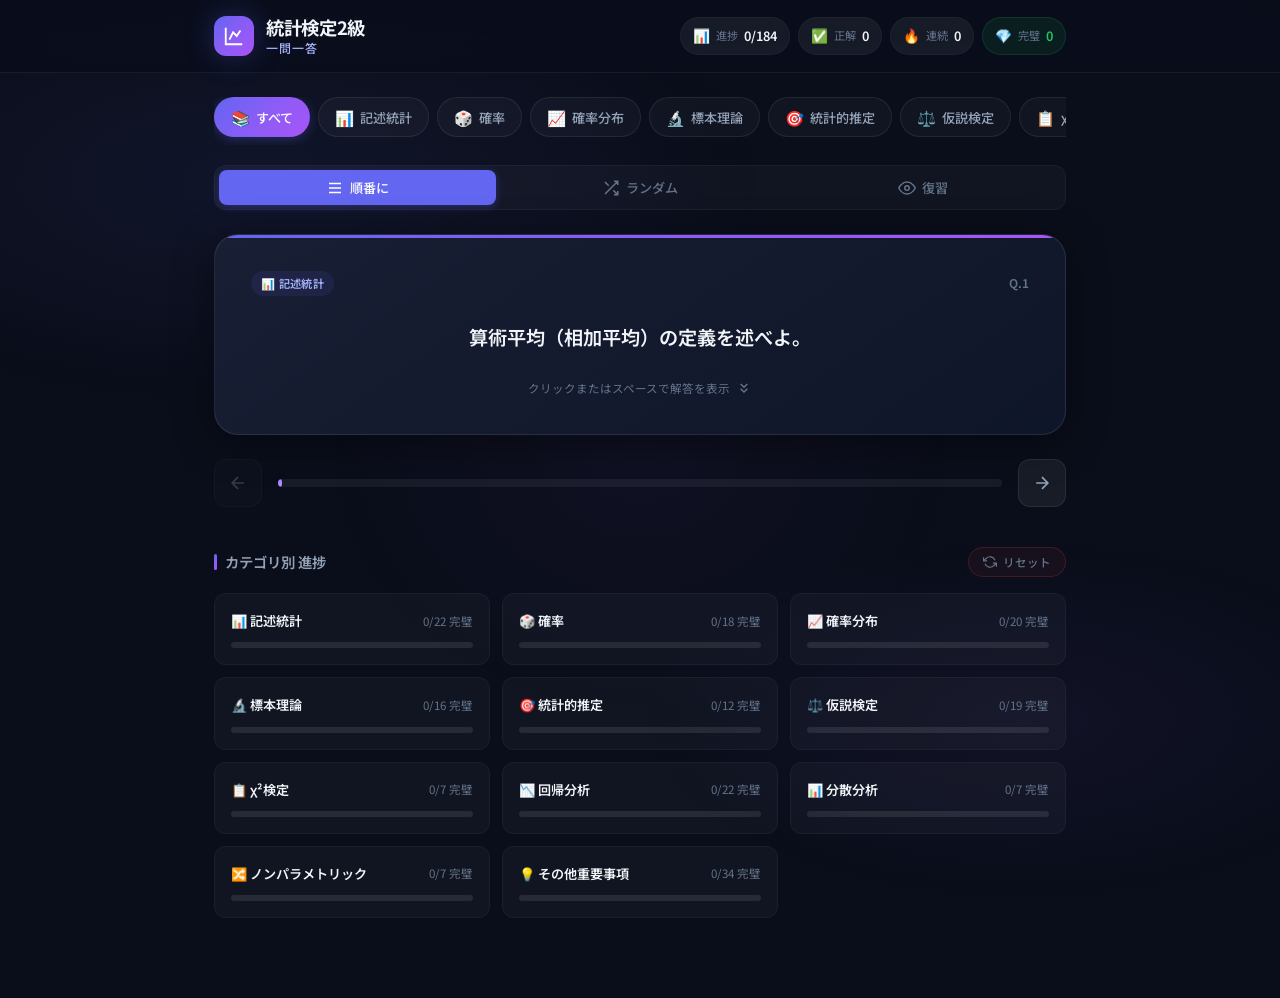
<file: index.html>
<!DOCTYPE html>
<html lang="ja">
<head>
    <meta charset="UTF-8">
    <meta name="viewport" content="width=device-width, initial-scale=1.0">
    <meta name="description" content="統計検定2級の一問一答。確率、統計的推定、仮説検定、回帰分析など全分野をカバー。">
    <title>統計検定2級 一問一答</title>
    <link rel="preconnect" href="https://fonts.googleapis.com">
    <link rel="preconnect" href="https://fonts.gstatic.com" crossorigin>
    <link href="https://fonts.googleapis.com/css2?family=Noto+Sans+JP:wght@300;400;500;600;700&family=Inter:wght@300;400;500;600;700&display=swap" rel="stylesheet">
    <link rel="stylesheet" href="index.css">
</head>
<body>
    <div class="app">
        <!-- Header -->
        <header class="header" id="header">
            <div class="header-inner">
                <div class="logo">
                    <div class="logo-icon">
                        <svg viewBox="0 0 24 24" fill="none" stroke="currentColor" stroke-width="2">
                            <path d="M3 3v18h18"/>
                            <path d="M7 16l4-8 4 4 4-6"/>
                        </svg>
                    </div>
                    <h1>統計検定2級<span class="logo-accent">一問一答</span></h1>
                </div>
                <div class="header-stats">
                    <div class="stat-badge" id="stat-progress">
                        <span class="stat-icon">📊</span>
                        <span class="stat-label">進捗</span>
                        <span class="stat-value" id="progress-value">0/0</span>
                    </div>
                    <div class="stat-badge" id="stat-correct">
                        <span class="stat-icon">✅</span>
                        <span class="stat-label">正解</span>
                        <span class="stat-value" id="correct-value">0</span>
                    </div>
                    <div class="stat-badge" id="stat-streak">
                        <span class="stat-icon">🔥</span>
                        <span class="stat-label">連続</span>
                        <span class="stat-value" id="streak-value">0</span>
                    </div>
                    <div class="stat-badge stat-mastered" id="stat-mastered">
                        <span class="stat-icon">💎</span>
                        <span class="stat-label">完璧</span>
                        <span class="stat-value" id="mastered-value">0</span>
                    </div>
                </div>
            </div>
        </header>

        <!-- Main Content -->
        <main class="main">
            <!-- Category Filter -->
            <section class="categories" id="categories">
                <div class="categories-scroll">
                    <button class="cat-btn active" data-category="all" id="cat-all">
                        <span class="cat-icon">📚</span>すべて
                    </button>
                </div>
            </section>

            <!-- Mode Selector -->
            <section class="mode-selector" id="mode-selector">
                <button class="mode-btn active" data-mode="sequential" id="mode-sequential">
                    <svg viewBox="0 0 24 24" fill="none" stroke="currentColor" stroke-width="2" width="18" height="18">
                        <path d="M4 6h16M4 12h16M4 18h16"/>
                    </svg>
                    順番に
                </button>
                <button class="mode-btn" data-mode="random" id="mode-random">
                    <svg viewBox="0 0 24 24" fill="none" stroke="currentColor" stroke-width="2" width="18" height="18">
                        <path d="M16 3h5v5M4 20L21 3M21 16v5h-5M15 15l6 6M4 4l5 5"/>
                    </svg>
                    ランダム
                </button>
                <button class="mode-btn" data-mode="review" id="mode-review">
                    <svg viewBox="0 0 24 24" fill="none" stroke="currentColor" stroke-width="2" width="18" height="18">
                        <path d="M1 12s4-8 11-8 11 8 11 8-4 8-11 8-11-8-11-8z"/>
                        <circle cx="12" cy="12" r="3"/>
                    </svg>
                    復習
                </button>
            </section>

            <!-- Card Area -->
            <section class="card-area" id="card-area">
                <div class="card-container" id="card-container">
                    <div class="card" id="flashcard">
                        <div class="card-inner" id="card-inner">
                            <!-- Question (always visible) -->
                            <div class="card-question-section" id="card-question-section">
                                <div class="card-header-row">
                                    <div class="card-category-tag" id="card-cat-tag"></div>
                                    <div class="card-number" id="card-number">Q.1</div>
                                </div>
                                <div class="card-question" id="card-question"></div>
                                <div class="card-hint" id="card-hint">
                                    <span>クリックまたはスペースで解答を表示</span>
                                    <svg viewBox="0 0 24 24" fill="none" stroke="currentColor" stroke-width="2" width="16" height="16">
                                        <path d="M7 13l5 5 5-5M7 6l5 5 5-5"/>
                                    </svg>
                                </div>
                            </div>
                            <!-- Answer (revealed on click) -->
                            <div class="card-answer-section hidden" id="card-answer-section">
                                <div class="card-divider"></div>
                                <div class="card-answer-label">Answer</div>
                                <div class="card-answer" id="card-answer"></div>
                                <div class="card-supplement" id="card-supplement"></div>
                            </div>
                        </div>
                    </div>
                </div>
            </section>

            <!-- Self-Assessment Buttons -->
            <section class="assessment hidden" id="assessment">
                <p class="assessment-label">理解度を選択してください</p>
                <div class="assessment-buttons">
                    <button class="assess-btn assess-bad" id="assess-bad" title="もう一度復習">
                        <span class="assess-emoji">😓</span>
                        <span>もう一度</span>
                    </button>
                    <button class="assess-btn assess-ok" id="assess-ok" title="なんとなく理解">
                        <span class="assess-emoji">🤔</span>
                        <span>あいまい</span>
                    </button>
                    <button class="assess-btn assess-good" id="assess-good" title="完璧に理解">
                        <span class="assess-emoji">😊</span>
                        <span>完璧！</span>
                    </button>
                </div>
            </section>

            <!-- Navigation -->
            <section class="navigation" id="navigation">
                <button class="nav-btn nav-prev" id="nav-prev" title="前の問題 (←)">
                    <svg viewBox="0 0 24 24" fill="none" stroke="currentColor" stroke-width="2">
                        <path d="M19 12H5M12 19l-7-7 7-7"/>
                    </svg>
                </button>
                <div class="progress-bar-container" id="progress-bar-container">
                    <div class="progress-bar" id="progress-bar"></div>
                    <span class="progress-text" id="progress-text">1 / 100</span>
                </div>
                <button class="nav-btn nav-next" id="nav-next" title="次の問題 (→)">
                    <svg viewBox="0 0 24 24" fill="none" stroke="currentColor" stroke-width="2">
                        <path d="M5 12h14M12 5l7 7-7 7"/>
                    </svg>
                </button>
            </section>

            <!-- Progress Overview -->
            <section class="progress-overview" id="progress-overview">
                <div class="progress-overview-header">
                    <h2 class="section-title">カテゴリ別 進捗</h2>
                    <button class="reset-btn" id="reset-progress" title="学習進捗をリセット">
                        <svg viewBox="0 0 24 24" fill="none" stroke="currentColor" stroke-width="2" width="14" height="14">
                            <path d="M1 4v6h6M23 20v-6h-6"/>
                            <path d="M20.49 9A9 9 0 0 0 5.64 5.64L1 10m22 4l-4.64 4.36A9 9 0 0 1 3.51 15"/>
                        </svg>
                        リセット
                    </button>
                </div>
                <div class="category-progress-grid" id="category-progress-grid">
                    <!-- Filled by JS -->
                </div>
            </section>
        </main>

        <!-- Completion Modal -->
        <div class="modal-overlay hidden" id="completion-modal">
            <div class="modal">
                <div class="modal-confetti">🎉</div>
                <h2 class="modal-title">おめでとうございます！</h2>
                <p class="modal-text" id="modal-text">全問完了しました！</p>
                <div class="modal-stats" id="modal-stats"></div>
                <button class="modal-btn" id="modal-restart">もう一度チャレンジ</button>
            </div>
        </div>
    </div>

    <script src="app.js"></script>
</body>
</html>
</file>
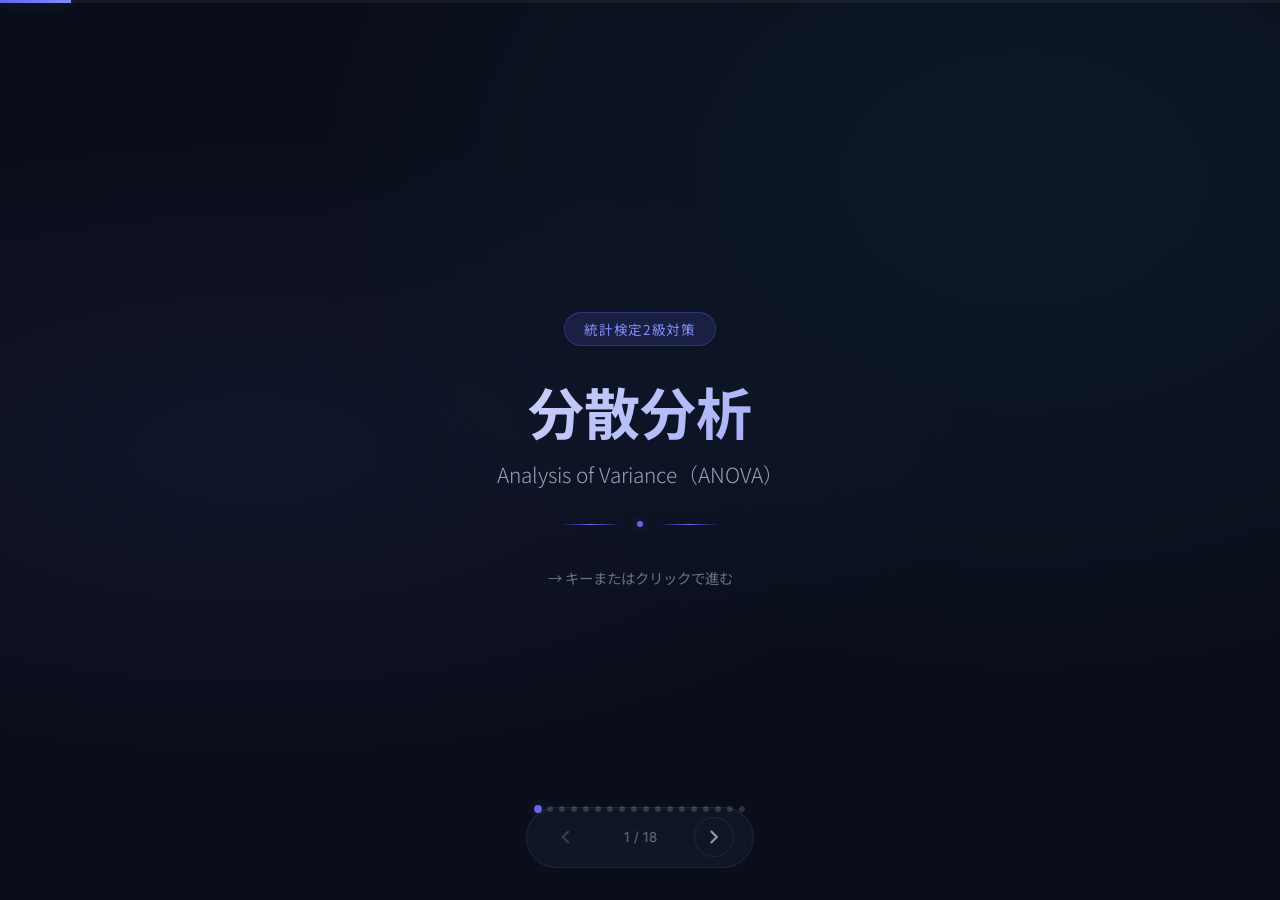
<file: anova-slides/index.html>
<!DOCTYPE html>
<html lang="ja">
<head>
  <meta charset="UTF-8">
  <meta name="viewport" content="width=device-width, initial-scale=1.0">
  <title>分散分析（ANOVA）入門スライド</title>
  <meta name="description" content="統計検定2級対策 - 分散分析（ANOVA）の概要・用語・計算手順をスライド形式で解説">
  <link rel="preconnect" href="https://fonts.googleapis.com">
  <link rel="preconnect" href="https://fonts.gstatic.com" crossorigin>
  <link href="https://fonts.googleapis.com/css2?family=Noto+Sans+JP:wght@300;400;500;600;700&family=Inter:wght@300;400;500;600;700&display=swap" rel="stylesheet">
  <link rel="stylesheet" href="style.css">
</head>
<body>
  <div class="presentation">
    <!-- Progress Bar -->
    <div class="progress-bar">
      <div class="progress-fill" id="progressFill"></div>
    </div>

    <!-- Slide 1: Title -->
    <section class="slide active" data-slide="0">
      <div class="slide-content title-slide">
        <div class="badge">統計検定2級対策</div>
        <h1>分散分析</h1>
        <p class="subtitle">Analysis of Variance（ANOVA）</p>
        <div class="title-decoration">
          <div class="deco-line"></div>
          <div class="deco-dot"></div>
          <div class="deco-line"></div>
        </div>
        <p class="start-hint">→ キーまたはクリックで進む</p>
      </div>
    </section>

    <!-- Slide 2: What is ANOVA -->
    <section class="slide" data-slide="1">
      <div class="slide-content">
        <div class="slide-number">01</div>
        <h2>分散分析とは？</h2>
        <div class="card highlight-card">
          <div class="card-icon">🎯</div>
          <p class="card-text"><strong>3つ以上のグループ</strong>の<strong>母平均に差があるか</strong>を検定する手法</p>
        </div>
        <div class="example-box">
          <div class="example-label">例</div>
          <p>「学習法 A・B・C でテストの点数に差があるか？」</p>
        </div>
        <div class="key-point">
          <p>💡 平均の比較なのに「分散」分析？</p>
          <p class="key-answer">→ データ全体の<em>ばらつき（分散）</em>を要因ごとに<em>分解</em>して平均の差を検定するため</p>
        </div>
      </div>
    </section>

    <!-- Slide 3: Why not t-test -->
    <section class="slide" data-slide="2">
      <div class="slide-content">
        <div class="slide-number">02</div>
        <h2>なぜ t検定の繰り返しではダメ？</h2>
        <p class="lead">ペアごとに t検定を繰り返すと<strong>第1種の過誤</strong>（偽陽性）が膨らむ</p>
        <div class="table-wrapper">
          <table>
            <thead>
              <tr>
                <th>グループ数</th>
                <th>ペア数</th>
                <th>誤る確率 (α=0.05)</th>
              </tr>
            </thead>
            <tbody>
              <tr>
                <td>3</td>
                <td>3</td>
                <td><span class="tag tag-yellow">約 14%</span></td>
              </tr>
              <tr>
                <td>5</td>
                <td>10</td>
                <td><span class="tag tag-red">約 40%</span></td>
              </tr>
              <tr>
                <td>10</td>
                <td>45</td>
                <td><span class="tag tag-red">約 90%</span></td>
              </tr>
            </tbody>
          </table>
        </div>
        <div class="card accent-card">
          <p>✅ 分散分析なら <strong>1回の検定</strong> で全体の差を判定 → 過誤を制御できる</p>
        </div>
      </div>
    </section>

    <!-- Slide 4: Core Idea -->
    <section class="slide" data-slide="3">
      <div class="slide-content">
        <div class="slide-number">03</div>
        <h2>基本的な考え方：分散の分解</h2>
        <div class="decomposition">
          <div class="decomp-box total">
            <div class="decomp-label">全体の変動</div>
            <div class="decomp-abbr">SST</div>
          </div>
          <div class="decomp-equals">=</div>
          <div class="decomp-box between">
            <div class="decomp-label">群間変動</div>
            <div class="decomp-abbr">SSB</div>
          </div>
          <div class="decomp-plus">+</div>
          <div class="decomp-box within">
            <div class="decomp-label">群内変動</div>
            <div class="decomp-abbr">SSW</div>
          </div>
        </div>
        <div class="two-col">
          <div class="col-card between-card">
            <h3>群間変動（SSB）</h3>
            <p class="col-en">Sum of Squares Between</p>
            <p>各群の平均と全体平均の差</p>
            <div class="col-meaning">→ <strong>要因の効果</strong></div>
          </div>
          <div class="col-card within-card">
            <h3>群内変動（SSW）</h3>
            <p class="col-en">Sum of Squares Within</p>
            <p>各群内でのばらつき</p>
            <div class="col-meaning">→ <strong>誤差（偶然）</strong></div>
          </div>
        </div>
        <div class="card accent-card" style="margin-top:1.5rem">
          <p>群間変動が群内変動に比べて <strong>十分に大きい</strong> → 「有意な差がある」</p>
        </div>
      </div>
    </section>

    <!-- Slide 5: Statistical Model (Theory) -->
    <section class="slide" data-slide="4">
      <div class="slide-content">
        <div class="slide-number">04</div>
        <h2>理論① 統計モデル</h2>
        <div class="formula-box">
          <div class="formula">x<sub>ij</sub> = μ + α<sub>i</sub> + ε<sub>ij</sub></div>
        </div>
        <div class="var-list">
          <div class="var-item">
            <span class="var-name">x<sub>ij</sub></span>
            <span class="var-desc">第 i 群の j 番目のデータ</span>
          </div>
          <div class="var-item">
            <span class="var-name">μ</span>
            <span class="var-desc">全体の平均（共通部分）</span>
          </div>
          <div class="var-item">
            <span class="var-name">α<sub>i</sub></span>
            <span class="var-desc">第 i 群の効果（その群特有のずれ）</span>
          </div>
          <div class="var-item">
            <span class="var-name">ε<sub>ij</sub></span>
            <span class="var-desc">誤差項 〜 N(0, σ²)　独立・等分散</span>
          </div>
        </div>
        <div class="card accent-card" style="margin-top:1rem">
          <p>帰無仮説 H₀ : α₁ = α₂ = … = α<sub>k</sub> = 0<br>（すべての群の効果がゼロ ＝ 群間に差がない）</p>
        </div>
        <div class="note-box" style="margin-top:1rem">
          <p>📝 このモデルは「データ ＝ 全体平均 ＋ 群の効果 ＋ 偶然の誤差」という構造を仮定している</p>
        </div>
      </div>
    </section>

    <!-- Slide 6: What MSB and MSW estimate (Theory) -->
    <section class="slide" data-slide="5">
      <div class="slide-content">
        <div class="slide-number">05</div>
        <h2>理論② MSB と MSW は何を推定するか</h2>
        <p class="lead">これが分散分析の<strong>理論の核心</strong>です</p>
        <div class="two-col">
          <div class="col-card within-card">
            <h3>MSW（群内平均平方）</h3>
            <p class="col-en">常に成り立つ</p>
            <div class="theory-formula">E[MSW] = σ²</div>
            <p>群の平均が何であっても、群内のばらつきは<strong>誤差 ε だけ</strong>で決まる</p>
          </div>
          <div class="col-card between-card">
            <h3>MSB（群間平均平方）</h3>
            <p class="col-en">H₀ が正しいかどうかで変わる</p>
            <div class="theory-formula">E[MSB] = σ² + <span class="theory-extra">群間差</span></div>
            <p>H₀ のもとでは σ² のみ<br>H₁ のもとでは σ² ＋ α の効果</p>
          </div>
        </div>
        <div class="card highlight-card" style="margin-top:1.5rem">
          <div class="card-icon">💡</div>
          <p class="card-text">同じ σ² を<strong>2つの異なる方法</strong>で推定し、その比をとる——これが分散分析のエッセンス</p>
        </div>
      </div>
    </section>

    <!-- Slide 7: Why F works (Theory) -->
    <section class="slide" data-slide="6">
      <div class="slide-content">
        <div class="slide-number">06</div>
        <h2>理論③ なぜ F値で判定できるのか</h2>
        <div class="theory-comparison">
          <div class="theory-case case-h0">
            <div class="case-header">H₀ が正しいとき</div>
            <div class="case-body">
              <div class="case-row"><span class="case-label">MSB の期待値</span><span class="case-value">σ²</span></div>
              <div class="case-row"><span class="case-label">MSW の期待値</span><span class="case-value">σ²</span></div>
              <div class="case-divider"></div>
              <div class="case-row"><span class="case-label">F = MSB / MSW</span><span class="case-value f-approx">≈ 1</span></div>
            </div>
            <div class="case-conclusion">分子と分母が同じものを推定<br>→ 比は 1 付近に</div>
          </div>
          <div class="theory-case case-h1">
            <div class="case-header">H₁ が正しいとき</div>
            <div class="case-body">
              <div class="case-row"><span class="case-label">MSB の期待値</span><span class="case-value">σ² + 群間差</span></div>
              <div class="case-row"><span class="case-label">MSW の期待値</span><span class="case-value">σ²</span></div>
              <div class="case-divider"></div>
              <div class="case-row"><span class="case-label">F = MSB / MSW</span><span class="case-value f-large">≫ 1</span></div>
            </div>
            <div class="case-conclusion">分子だけが膨らむ<br>→ 比が 1 より大きくなる</div>
          </div>
        </div>
        <div class="card accent-card" style="margin-top:1.5rem">
          <p>F が「1 からどれだけ離れたか」を F分布で評価 → 棄却域や p値を計算できる</p>
        </div>
      </div>
    </section>

    <!-- Slide 8: Why F-distribution (Theory) -->
    <section class="slide" data-slide="7">
      <div class="slide-content">
        <div class="slide-number">07</div>
        <h2>理論④ なぜ F分布に従うのか</h2>
        <p class="lead">正規分布の仮定のもとで、以下が成り立ちます</p>
        <div class="theory-steps">
          <div class="theory-step-item">
            <div class="theory-step-num">①</div>
            <div class="theory-step-body">
              <p>SSW / σ² 〜 χ²(N − k)</p>
              <p class="theory-step-note">各群の偏差二乗和の合計</p>
            </div>
          </div>
          <div class="theory-step-item">
            <div class="theory-step-num">②</div>
            <div class="theory-step-body">
              <p>H₀ のもとで SSB / σ² 〜 χ²(k − 1)</p>
              <p class="theory-step-note">群平均のばらつきが偶然だけで生じる場合</p>
            </div>
          </div>
          <div class="theory-step-item">
            <div class="theory-step-num">③</div>
            <div class="theory-step-body">
              <p>SSB と SSW は<strong>独立</strong></p>
              <p class="theory-step-note">射影の直交性から証明できる</p>
            </div>
          </div>
        </div>
        <div class="formula-box" style="margin-top:1.5rem">
          <div class="formula" style="font-size:1.1rem">
            F = <span class="frac"><span class="frac-num">χ²(k−1) / (k−1)</span><span class="frac-den">χ²(N−k) / (N−k)</span></span>
            〜 F(k−1, N−k)
          </div>
        </div>
        <div class="note-box" style="margin-top:1rem">
          <p>📝 F分布の定義 =「独立な2つの χ² 変数を各自由度で割った比」にぴったり一致する</p>
        </div>
      </div>
    </section>

    <!-- Slide 9: Terminology -->
    <section class="slide" data-slide="8">
      <div class="slide-content">
        <div class="slide-number">08</div>
        <h2>用語一覧</h2>
        <div class="table-wrapper">
          <table class="term-table">
            <thead>
              <tr>
                <th>略称</th>
                <th>英語</th>
                <th>日本語</th>
              </tr>
            </thead>
            <tbody>
              <tr>
                <td><span class="code">SST</span></td>
                <td>Sum of Squares Total</td>
                <td>全体平方和</td>
              </tr>
              <tr>
                <td><span class="code">SSB</span></td>
                <td>Sum of Squares Between</td>
                <td>群間平方和</td>
              </tr>
              <tr>
                <td><span class="code">SSW</span></td>
                <td>Sum of Squares Within</td>
                <td>群内平方和</td>
              </tr>
              <tr>
                <td><span class="code">MSB</span></td>
                <td>Mean Square Between</td>
                <td>群間平均平方</td>
              </tr>
              <tr>
                <td><span class="code">MSW</span></td>
                <td>Mean Square Within</td>
                <td>群内平均平方</td>
              </tr>
              <tr>
                <td><span class="code">df</span></td>
                <td>Degrees of Freedom</td>
                <td>自由度</td>
              </tr>
            </tbody>
          </table>
        </div>
        <div class="note-box">
          <p>📝 教科書により SSB → SS<sub>A</sub>、SSW → SS<sub>E</sub> (Error) と書くこともある</p>
        </div>
      </div>
    </section>

    <!-- Slide 6: F statistic -->
    <section class="slide" data-slide="9">
      <div class="slide-content">
        <div class="slide-number">09</div>
        <h2>F 検定統計量</h2>
        <div class="formula-box">
          <div class="formula">
            F = <span class="frac"><span class="frac-num">MSB</span><span class="frac-den">MSW</span></span>
            = <span class="frac"><span class="frac-num">SSB / (k − 1)</span><span class="frac-den">SSW / (N − k)</span></span>
          </div>
        </div>
        <div class="var-list">
          <div class="var-item">
            <span class="var-name">k</span>
            <span class="var-desc">群の数</span>
          </div>
          <div class="var-item">
            <span class="var-name">N</span>
            <span class="var-desc">全データ数</span>
          </div>
          <div class="var-item">
            <span class="var-name">k − 1</span>
            <span class="var-desc">群間の自由度</span>
          </div>
          <div class="var-item">
            <span class="var-name">N − k</span>
            <span class="var-desc">群内の自由度</span>
          </div>
        </div>
        <div class="card accent-card">
          <p>F値が大きい → 群間の差が大きい → 帰無仮説を棄却</p>
          <p style="margin-top:0.5rem; opacity:0.8;">F値は <strong>F分布</strong>（自由度 k−1, N−k）に従う</p>
        </div>
      </div>
    </section>

    <!-- Slide 7: Example Data -->
    <section class="slide" data-slide="10">
      <div class="slide-content">
        <div class="slide-number">10</div>
        <h2>計算例：データの確認</h2>
        <div class="example-box">
          <div class="example-label">問題</div>
          <p>3種類の学習法（A, B, C）でテストの点数に差があるか？（有意水準5%）</p>
        </div>
        <div class="data-grid">
          <div class="data-group group-a">
            <h3>学習法A <span class="n-label">n=3</span></h3>
            <div class="data-values">
              <span>60</span><span>70</span><span>80</span>
            </div>
            <div class="data-mean">平均 = <strong>70</strong></div>
          </div>
          <div class="data-group group-b">
            <h3>学習法B <span class="n-label">n=5</span></h3>
            <div class="data-values">
              <span>70</span><span>80</span><span>60</span><span>75</span><span>65</span>
            </div>
            <div class="data-mean">平均 = <strong>70</strong></div>
          </div>
          <div class="data-group group-c">
            <h3>学習法C <span class="n-label">n=4</span></h3>
            <div class="data-values">
              <span>80</span><span>90</span><span>85</span><span>95</span>
            </div>
            <div class="data-mean">平均 = <strong>87.5</strong></div>
          </div>
        </div>
        <div class="overall-mean">
          全体平均: x̄ = 910 / 12 ≈ <strong>75.83</strong>
        </div>
        <div class="note-box">
          <p>⚠️ 各群のデータ数が異なる（3, 5, 4）→ SSBの重みづけに注意</p>
        </div>
      </div>
    </section>

    <!-- Slide 8: SSB Calculation -->
    <section class="slide" data-slide="11">
      <div class="slide-content">
        <div class="slide-number">11</div>
        <h2>計算① 群間変動（SSB）</h2>
        <div class="formula-box small">
          <div class="formula">SSB = Σ n<sub>i</sub> (x̄<sub>i</sub> − x̄)<sup>2</sup></div>
        </div>
        <div class="calc-steps">
          <div class="calc-row">
            <span class="calc-label group-a-text">A:</span>
            <span class="calc-expr"><span class="weight">3</span> × (70 − 75.83)² = <span class="weight">3</span> × 34.03 = <strong>102.08</strong></span>
          </div>
          <div class="calc-row">
            <span class="calc-label group-b-text">B:</span>
            <span class="calc-expr"><span class="weight">5</span> × (70 − 75.83)² = <span class="weight">5</span> × 34.03 = <strong>170.14</strong></span>
          </div>
          <div class="calc-row">
            <span class="calc-label group-c-text">C:</span>
            <span class="calc-expr"><span class="weight">4</span> × (87.5 − 75.83)² = <span class="weight">4</span> × 136.11 = <strong>544.44</strong></span>
          </div>
          <div class="calc-total">
            SSB = 102.08 + 170.14 + 544.44 = <strong>816.67</strong>
          </div>
        </div>
        <div class="card highlight-card" style="margin-top:1rem">
          <div class="card-icon">💡</div>
          <p class="card-text">A と B は同じ平均（70）でも、データ数の重み（3 vs 5）で SSB への寄与が異なる</p>
        </div>
      </div>
    </section>

    <!-- Slide 9: SSW Calculation -->
    <section class="slide" data-slide="12">
      <div class="slide-content">
        <div class="slide-number">12</div>
        <h2>計算② 群内変動（SSW）</h2>
        <div class="formula-box small">
          <div class="formula">SSW = Σ Σ (x<sub>ij</sub> − x̄<sub>i</sub>)<sup>2</sup></div>
        </div>
        <div class="calc-steps">
          <div class="calc-row">
            <span class="calc-label group-a-text">A</span>
            <span class="calc-expr-small">(60−70)² + (70−70)² + (80−70)²</span>
            <span class="calc-result">= <strong>200</strong></span>
          </div>
          <div class="calc-row">
            <span class="calc-label group-b-text">B</span>
            <span class="calc-expr-small">(70−70)² + (80−70)² + (60−70)² + (75−70)² + (65−70)²</span>
            <span class="calc-result">= <strong>250</strong></span>
          </div>
          <div class="calc-row">
            <span class="calc-label group-c-text">C</span>
            <span class="calc-expr-small">(80−87.5)² + (90−87.5)² + (85−87.5)² + (95−87.5)²</span>
            <span class="calc-result">= <strong>125</strong></span>
          </div>
          <div class="calc-total">
            SSW = 200 + 250 + 125 = <strong>575</strong>
          </div>
        </div>
        <div class="note-box" style="margin-top: 1rem;">
          <p>各データと <em>その群の平均</em> との差の二乗和（全体平均ではない点に注意）</p>
        </div>
      </div>
    </section>

    <!-- Slide 10: ANOVA Table -->
    <section class="slide" data-slide="13">
      <div class="slide-content">
        <div class="slide-number">13</div>
        <h2>分散分析表</h2>
        <div class="table-wrapper anova-table-wrapper">
          <table class="anova-table">
            <thead>
              <tr>
                <th>要因</th>
                <th>SS</th>
                <th>df</th>
                <th>MS = SS/df</th>
                <th>F値</th>
              </tr>
            </thead>
            <tbody>
              <tr class="row-between">
                <td>群間</td>
                <td>816.67</td>
                <td>k−1 = <strong>2</strong></td>
                <td><strong>408.33</strong></td>
                <td class="f-value"><strong>6.39</strong></td>
              </tr>
              <tr class="row-within">
                <td>群内（誤差）</td>
                <td>575.00</td>
                <td>N−k = <strong>9</strong></td>
                <td><strong>63.89</strong></td>
                <td>—</td>
              </tr>
              <tr class="row-total">
                <td>全体</td>
                <td>1391.67</td>
                <td>N−1 = <strong>11</strong></td>
                <td>—</td>
                <td>—</td>
              </tr>
            </tbody>
          </table>
        </div>
        <div class="verify-box">
          <p>✓ SST = SSB + SSW = 816.67 + 575 = 1391.67</p>
          <p>✓ df: 2 + 9 = 11</p>
        </div>
      </div>
    </section>

    <!-- Slide 11: Conclusion -->
    <section class="slide" data-slide="14">
      <div class="slide-content">
        <div class="slide-number">14</div>
        <h2>判定と結論</h2>
        <div class="comparison-box">
          <div class="comp-item comp-f">
            <div class="comp-label">計算したF値</div>
            <div class="comp-value">6.39</div>
          </div>
          <div class="comp-vs">＞</div>
          <div class="comp-item comp-critical">
            <div class="comp-label">棄却域 F<sub>0.05</sub>(2, 9)</div>
            <div class="comp-value">4.26</div>
          </div>
        </div>
        <div class="conclusion-box">
          <p class="conclusion-text">帰無仮説 H₀ を <strong>棄却</strong></p>
          <p class="conclusion-detail">有意水準5%で、学習法によってテスト点数に<strong>有意な差がある</strong></p>
        </div>
        <div class="card highlight-card" style="margin-top:1.5rem">
          <div class="card-icon">⚠️</div>
          <p class="card-text">分散分析で有意差が出ても「<em>どの群間</em>に差があるか」は分からない<br>→ <strong>多重比較法</strong>（Tukey法など）で事後検定が必要</p>
        </div>
      </div>
    </section>

    <!-- Slide 12: Flow Summary -->
    <section class="slide" data-slide="15">
      <div class="slide-content">
        <div class="slide-number">15</div>
        <h2>検定の流れ（まとめ）</h2>
        <div class="flow-chart">
          <div class="flow-step">
            <div class="flow-num">1</div>
            <div class="flow-text">
              <strong>仮説を立てる</strong>
              <p>H₀: μ₁ = μ₂ = … = μ<sub>k</sub></p>
            </div>
          </div>
          <div class="flow-arrow">↓</div>
          <div class="flow-step">
            <div class="flow-num">2</div>
            <div class="flow-text">
              <strong>各群の平均と全体平均を計算</strong>
            </div>
          </div>
          <div class="flow-arrow">↓</div>
          <div class="flow-step">
            <div class="flow-num">3</div>
            <div class="flow-text">
              <strong>SSB・SSW を求める</strong>
              <p>SST = SSB + SSW で検算</p>
            </div>
          </div>
          <div class="flow-arrow">↓</div>
          <div class="flow-step">
            <div class="flow-num">4</div>
            <div class="flow-text">
              <strong>分散分析表を作成し F値を計算</strong>
              <p>F = MSB / MSW</p>
            </div>
          </div>
          <div class="flow-arrow">↓</div>
          <div class="flow-step">
            <div class="flow-num">5</div>
            <div class="flow-text">
              <strong>F分布表と比較し判定</strong>
              <p>F &gt; F<sub>α</sub> なら棄却</p>
            </div>
          </div>
        </div>
      </div>
    </section>

    <!-- Slide 13: Assumptions -->
    <section class="slide" data-slide="16">
      <div class="slide-content">
        <div class="slide-number">16</div>
        <h2>分散分析の前提条件</h2>
        <div class="assumptions">
          <div class="assumption-card">
            <div class="assumption-num">1</div>
            <div class="assumption-body">
              <h3>独立性</h3>
              <p>各観測値が互いに独立であること</p>
            </div>
          </div>
          <div class="assumption-card">
            <div class="assumption-num">2</div>
            <div class="assumption-body">
              <h3>正規性</h3>
              <p>各群のデータが正規分布に従うこと</p>
            </div>
          </div>
          <div class="assumption-card">
            <div class="assumption-num">3</div>
            <div class="assumption-body">
              <h3>等分散性</h3>
              <p>各群の母分散が等しいこと<br><span class="assumption-note">（Levene検定等で確認）</span></p>
            </div>
          </div>
        </div>
      </div>
    </section>

    <!-- Slide 14: End -->
    <section class="slide" data-slide="17">
      <div class="slide-content title-slide">
        <div class="badge">まとめ</div>
        <h1>分散分析（ANOVA）</h1>
        <div class="end-summary">
          <p>✅ 3群以上の平均の差を1回の検定で判定</p>
          <p>✅ SST = SSB + SSW に分解</p>
          <p>✅ MSB と MSW が同じ σ² を推定するかで判定</p>
          <p>✅ F = MSB / MSW → F分布で検定</p>
          <p>✅ 有意ならば多重比較へ</p>
        </div>
        <div class="title-decoration">
          <div class="deco-line"></div>
          <div class="deco-dot"></div>
          <div class="deco-line"></div>
        </div>
      </div>
    </section>

    <!-- Navigation -->
    <nav class="nav-controls">
      <button class="nav-btn" id="prevBtn" aria-label="前のスライド">
        <svg width="24" height="24" viewBox="0 0 24 24" fill="none" stroke="currentColor" stroke-width="2"><polyline points="15 18 9 12 15 6"/></svg>
      </button>
      <div class="slide-counter">
        <span id="currentSlide">1</span> / <span id="totalSlides">18</span>
      </div>
      <button class="nav-btn" id="nextBtn" aria-label="次のスライド">
        <svg width="24" height="24" viewBox="0 0 24 24" fill="none" stroke="currentColor" stroke-width="2"><polyline points="9 18 15 12 9 6"/></svg>
      </button>
    </nav>

    <!-- Slide Dots -->
    <div class="slide-dots" id="slideDots"></div>
  </div>

  <script src="script.js"></script>
</body>
</html>
</file>
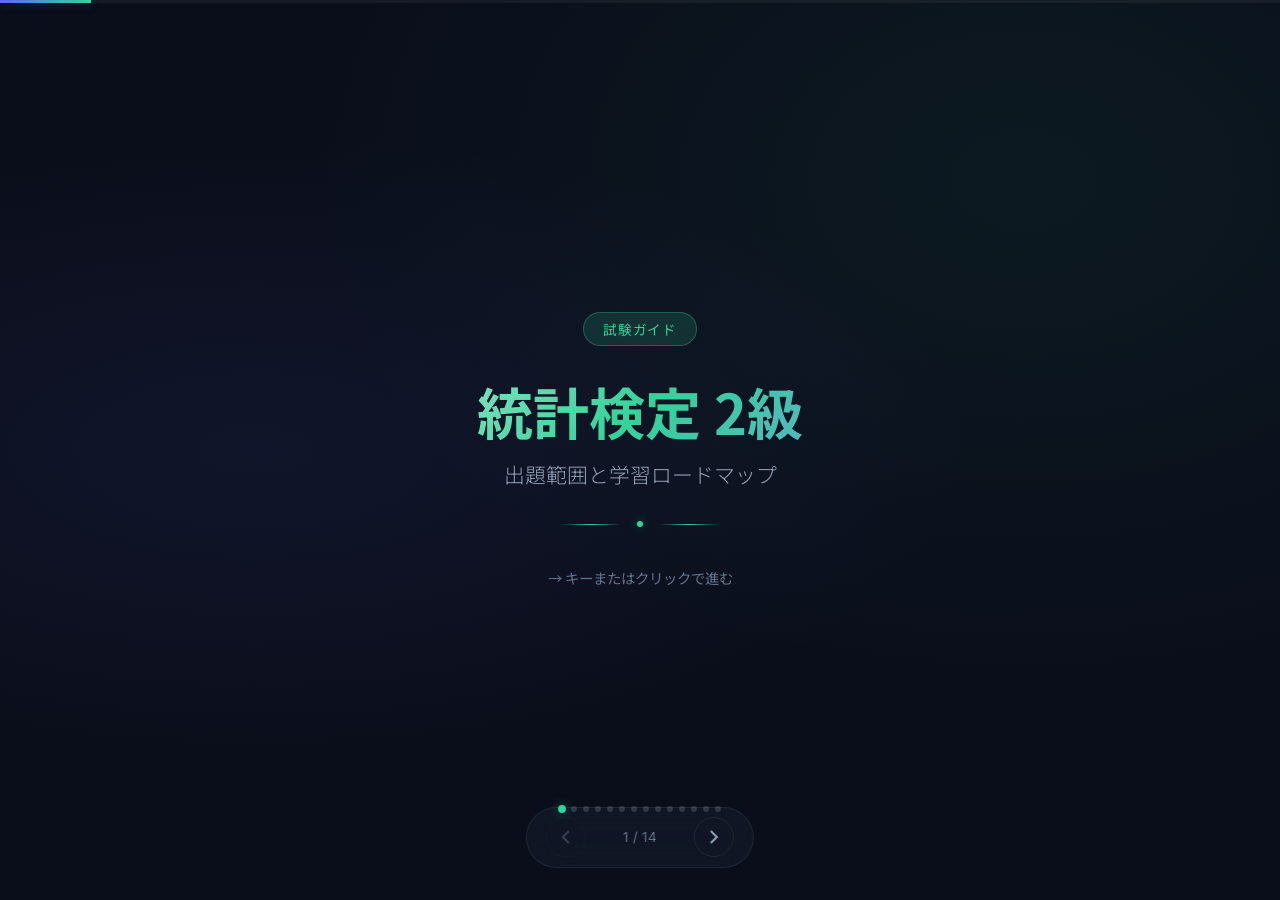
<file: exam-scope/index.html>
<!DOCTYPE html>
<html lang="ja">
<head>
  <meta charset="UTF-8">
  <meta name="viewport" content="width=device-width, initial-scale=1.0">
  <title>統計検定2級 出題範囲</title>
  <meta name="description" content="統計検定2級の出題範囲を一覧スライド形式で解説。試験概要から各分野の詳細まで。">
  <link rel="preconnect" href="https://fonts.googleapis.com">
  <link rel="preconnect" href="https://fonts.gstatic.com" crossorigin>
  <link href="https://fonts.googleapis.com/css2?family=Noto+Sans+JP:wght@300;400;500;600;700&family=Inter:wght@300;400;500;600;700&display=swap" rel="stylesheet">
  <link rel="stylesheet" href="style.css">
</head>
<body>
  <div class="presentation">
    <!-- Progress Bar -->
    <div class="progress-bar">
      <div class="progress-fill" id="progressFill"></div>
    </div>

    <!-- Slide 1: Title -->
    <section class="slide active" data-slide="0">
      <div class="slide-content title-slide">
        <div class="badge">試験ガイド</div>
        <h1>統計検定 2級</h1>
        <p class="subtitle">出題範囲と学習ロードマップ</p>
        <div class="title-decoration">
          <div class="deco-line"></div>
          <div class="deco-dot"></div>
          <div class="deco-line"></div>
        </div>
        <p class="start-hint">→ キーまたはクリックで進む</p>
      </div>
    </section>

    <!-- Slide 2: Exam Overview -->
    <section class="slide" data-slide="1">
      <div class="slide-content">
        <div class="slide-number">01</div>
        <h2>試験概要</h2>
        <div class="card highlight-card">
          <div class="card-icon">🎓</div>
          <p class="card-text">大学基礎課程（1・2年次学部共通）で習得すべき<strong>統計学の知識と活用力</strong>を評価する試験</p>
        </div>
        <div class="info-grid">
          <div class="info-item">
            <div class="info-icon">📝</div>
            <div class="info-label">形式</div>
            <div class="info-value">CBT方式（随時受験可）</div>
          </div>
          <div class="info-item">
            <div class="info-icon">⏱️</div>
            <div class="info-label">試験時間</div>
            <div class="info-value">90分</div>
          </div>
          <div class="info-item">
            <div class="info-icon">📊</div>
            <div class="info-label">問題数</div>
            <div class="info-value">約35問</div>
          </div>
          <div class="info-item">
            <div class="info-icon">✅</div>
            <div class="info-label">合格基準</div>
            <div class="info-value">正答率 約60%以上</div>
          </div>
        </div>
        <div class="note-box">
          <p>📌 電卓持込可（関数電卓不可）。統計数値表は問題冊子に付属</p>
        </div>
      </div>
    </section>

    <!-- Slide 3: Scope Map -->
    <section class="slide" data-slide="2">
      <div class="slide-content">
        <div class="slide-number">02</div>
        <h2>出題範囲マップ</h2>
        <p class="lead">大きく分けて <strong>9つの分野</strong> から出題されます</p>
        <div class="scope-grid">
          <div class="scope-card scope-1">
            <div class="scope-num">1</div>
            <div class="scope-name">データの記述・要約</div>
          </div>
          <div class="scope-card scope-2">
            <div class="scope-num">2</div>
            <div class="scope-name">確率の基礎</div>
          </div>
          <div class="scope-card scope-3">
            <div class="scope-num">3</div>
            <div class="scope-name">確率分布</div>
          </div>
          <div class="scope-card scope-4">
            <div class="scope-num">4</div>
            <div class="scope-name">標本分布</div>
          </div>
          <div class="scope-card scope-5">
            <div class="scope-num">5</div>
            <div class="scope-name">推定</div>
          </div>
          <div class="scope-card scope-6">
            <div class="scope-num">6</div>
            <div class="scope-name">仮説検定</div>
          </div>
          <div class="scope-card scope-7">
            <div class="scope-num">7</div>
            <div class="scope-name">回帰分析</div>
          </div>
          <div class="scope-card scope-8">
            <div class="scope-num">8</div>
            <div class="scope-name">分散分析</div>
          </div>
          <div class="scope-card scope-9">
            <div class="scope-num">9</div>
            <div class="scope-name">その他のトピック</div>
          </div>
        </div>
      </div>
    </section>

    <!-- Slide 4: Data Description -->
    <section class="slide" data-slide="3">
      <div class="slide-content">
        <div class="slide-number">03</div>
        <h2><span class="topic-badge topic-1">1</span> データの記述・要約</h2>
        <div class="topic-columns">
          <div class="topic-col">
            <h3>📊 データの整理</h3>
            <ul class="topic-list">
              <li>度数分布表・ヒストグラム</li>
              <li>累積度数・相対度数</li>
              <li>幹葉図</li>
            </ul>
          </div>
          <div class="topic-col">
            <h3>📏 代表値と散布度</h3>
            <ul class="topic-list">
              <li>平均値・中央値・最頻値</li>
              <li>分散・標準偏差</li>
              <li>変動係数</li>
              <li>四分位数・箱ひげ図</li>
              <li>四分位範囲</li>
            </ul>
          </div>
          <div class="topic-col">
            <h3>🔗 2変数の関係</h3>
            <ul class="topic-list">
              <li>散布図</li>
              <li>共分散・相関係数</li>
              <li>偏相関係数</li>
              <li>順位相関係数</li>
            </ul>
          </div>
        </div>
        <div class="weight-bar">
          <div class="weight-label">出題頻度</div>
          <div class="weight-track"><div class="weight-fill" style="width: 70%"></div></div>
          <div class="weight-text">高め</div>
        </div>
      </div>
    </section>

    <!-- Slide 5: Probability -->
    <section class="slide" data-slide="4">
      <div class="slide-content">
        <div class="slide-number">04</div>
        <h2><span class="topic-badge topic-2">2</span> 確率の基礎</h2>
        <div class="topic-columns">
          <div class="topic-col">
            <h3>🎲 事象と確率</h3>
            <ul class="topic-list">
              <li>標本空間と事象</li>
              <li>加法定理</li>
              <li>余事象</li>
              <li>排反事象</li>
            </ul>
          </div>
          <div class="topic-col">
            <h3>🔀 条件付き確率</h3>
            <ul class="topic-list">
              <li>条件付き確率の定義</li>
              <li>乗法定理</li>
              <li><strong>ベイズの定理</strong></li>
              <li>独立性</li>
            </ul>
          </div>
          <div class="topic-col">
            <h3>🔢 計数の基礎</h3>
            <ul class="topic-list">
              <li>順列・組合せ</li>
              <li>重複組合せ</li>
            </ul>
          </div>
        </div>
        <div class="card accent-card" style="margin-top:1.5rem">
          <p>💡 ベイズの定理は近年の出題頻度が高い重要トピック</p>
        </div>
      </div>
    </section>

    <!-- Slide 6: Probability Distributions -->
    <section class="slide" data-slide="5">
      <div class="slide-content">
        <div class="slide-number">05</div>
        <h2><span class="topic-badge topic-3">3</span> 確率分布</h2>
        <div class="two-col">
          <div class="col-card dist-discrete">
            <h3>離散型分布</h3>
            <ul class="topic-list">
              <li><strong>二項分布</strong> B(n, p)</li>
              <li><strong>ポアソン分布</strong> Po(λ)</li>
              <li>超幾何分布</li>
              <li>幾何分布</li>
            </ul>
          </div>
          <div class="col-card dist-continuous">
            <h3>連続型分布</h3>
            <ul class="topic-list">
              <li><strong>正規分布</strong> N(μ, σ²)</li>
              <li>一様分布</li>
              <li>指数分布</li>
              <li>標準正規分布の利用</li>
            </ul>
          </div>
        </div>
        <div class="subtopic-section">
          <h3>共通の重要概念</h3>
          <div class="tag-list">
            <span class="topic-tag">期待値 E[X]</span>
            <span class="topic-tag">分散 V[X]</span>
            <span class="topic-tag">確率変数の変換</span>
            <span class="topic-tag">線形結合</span>
            <span class="topic-tag">確率密度関数</span>
            <span class="topic-tag">累積分布関数</span>
            <span class="topic-tag">モーメント母関数</span>
          </div>
        </div>
        <div class="weight-bar">
          <div class="weight-label">出題頻度</div>
          <div class="weight-track"><div class="weight-fill" style="width: 90%"></div></div>
          <div class="weight-text">非常に高い</div>
        </div>
      </div>
    </section>

    <!-- Slide 7: Sampling Distribution -->
    <section class="slide" data-slide="6">
      <div class="slide-content">
        <div class="slide-number">06</div>
        <h2><span class="topic-badge topic-4">4</span> 標本分布</h2>
        <div class="topic-columns">
          <div class="topic-col">
            <h3>📐 基礎概念</h3>
            <ul class="topic-list">
              <li>母集団と標本</li>
              <li>無作為抽出</li>
              <li>統計量の定義</li>
              <li>標本平均・標本分散</li>
            </ul>
          </div>
          <div class="topic-col">
            <h3>📈 重要な定理</h3>
            <ul class="topic-list">
              <li><strong>中心極限定理</strong></li>
              <li><strong>大数の法則</strong></li>
              <li>標本平均の分布</li>
              <li>標本比率の分布</li>
            </ul>
          </div>
          <div class="topic-col">
            <h3>📉 標本分布族</h3>
            <ul class="topic-list">
              <li><strong>χ² 分布</strong>（カイ二乗）</li>
              <li><strong>t 分布</strong></li>
              <li><strong>F 分布</strong></li>
              <li>各分布の関係性</li>
            </ul>
          </div>
        </div>
        <div class="card accent-card" style="margin-top:1.5rem">
          <p>⚡ 中心極限定理と3つの標本分布（χ², t, F）は推定・検定の土台となる最重要トピック</p>
        </div>
      </div>
    </section>

    <!-- Slide 8: Estimation -->
    <section class="slide" data-slide="7">
      <div class="slide-content">
        <div class="slide-number">07</div>
        <h2><span class="topic-badge topic-5">5</span> 推定</h2>
        <div class="two-col">
          <div class="col-card estimate-point">
            <h3>🎯 点推定</h3>
            <ul class="topic-list">
              <li>不偏推定量</li>
              <li>一致推定量</li>
              <li>有効推定量</li>
              <li><strong>最尤推定法</strong></li>
              <li>モーメント法</li>
            </ul>
          </div>
          <div class="col-card estimate-interval">
            <h3>📐 区間推定</h3>
            <ul class="topic-list">
              <li>信頼区間の考え方</li>
              <li><strong>母平均の信頼区間</strong>（σ既知/未知）</li>
              <li><strong>母比率の信頼区間</strong></li>
              <li>母分散の信頼区間</li>
              <li>2群の母平均の差</li>
            </ul>
          </div>
        </div>
        <div class="weight-bar" style="margin-top:1.5rem">
          <div class="weight-label">出題頻度</div>
          <div class="weight-track"><div class="weight-fill" style="width: 85%"></div></div>
          <div class="weight-text">非常に高い</div>
        </div>
      </div>
    </section>

    <!-- Slide 9: Hypothesis Testing -->
    <section class="slide" data-slide="8">
      <div class="slide-content">
        <div class="slide-number">08</div>
        <h2><span class="topic-badge topic-6">6</span> 仮説検定</h2>
        <div class="topic-columns">
          <div class="topic-col">
            <h3>🧪 検定の基本</h3>
            <ul class="topic-list">
              <li>帰無仮説・対立仮説</li>
              <li>有意水準 α</li>
              <li><strong>p値</strong></li>
              <li>第1種・第2種の過誤</li>
              <li>検出力</li>
            </ul>
          </div>
          <div class="topic-col">
            <h3>📊 パラメトリック検定</h3>
            <ul class="topic-list">
              <li><strong>母平均の検定</strong>（1標本・2標本）</li>
              <li>対応のある t検定</li>
              <li>母比率の検定</li>
              <li>母分散の検定</li>
              <li>等分散の F検定</li>
            </ul>
          </div>
          <div class="topic-col">
            <h3>📋 ノンパラメトリック</h3>
            <ul class="topic-list">
              <li><strong>適合度検定（χ²）</strong></li>
              <li><strong>独立性の検定（χ²）</strong></li>
              <li>符号検定</li>
              <li>ウィルコクソン検定</li>
            </ul>
          </div>
        </div>
        <div class="weight-bar">
          <div class="weight-label">出題頻度</div>
          <div class="weight-track"><div class="weight-fill" style="width: 95%"></div></div>
          <div class="weight-text">最重要</div>
        </div>
      </div>
    </section>

    <!-- Slide 10: Regression -->
    <section class="slide" data-slide="9">
      <div class="slide-content">
        <div class="slide-number">09</div>
        <h2><span class="topic-badge topic-7">7</span> 回帰分析</h2>
        <div class="two-col">
          <div class="col-card reg-simple">
            <h3>📈 単回帰分析</h3>
            <ul class="topic-list">
              <li>最小二乗法</li>
              <li>回帰係数の推定</li>
              <li>回帰係数の検定</li>
              <li><strong>決定係数 R²</strong></li>
              <li>残差分析</li>
              <li>予測値と予測区間</li>
            </ul>
          </div>
          <div class="col-card reg-multiple">
            <h3>📊 重回帰分析</h3>
            <ul class="topic-list">
              <li>偏回帰係数</li>
              <li><strong>自由度調整済み R²</strong></li>
              <li>多重共線性</li>
              <li>変数選択</li>
              <li>ダミー変数</li>
              <li>回帰の分散分析表</li>
            </ul>
          </div>
        </div>
        <div class="weight-bar" style="margin-top:1.5rem">
          <div class="weight-label">出題頻度</div>
          <div class="weight-track"><div class="weight-fill" style="width: 80%"></div></div>
          <div class="weight-text">高い</div>
        </div>
      </div>
    </section>

    <!-- Slide 11: ANOVA -->
    <section class="slide" data-slide="10">
      <div class="slide-content">
        <div class="slide-number">10</div>
        <h2><span class="topic-badge topic-8">8</span> 分散分析</h2>
        <div class="two-col">
          <div class="col-card anova-one">
            <h3>📋 一元配置分散分析</h3>
            <ul class="topic-list">
              <li>SST = SSB + SSW の分解</li>
              <li>分散分析表の作成</li>
              <li>F検定統計量</li>
              <li>多重比較法</li>
            </ul>
          </div>
          <div class="col-card anova-two">
            <h3>📊 二元配置分散分析</h3>
            <ul class="topic-list">
              <li>主効果</li>
              <li>交互作用</li>
              <li>分散分析表の読み方</li>
            </ul>
          </div>
        </div>
        <div class="card highlight-card" style="margin-top:1.5rem">
          <div class="card-icon">📎</div>
          <p class="card-text">分散分析の詳細は <strong>ANOVA スライド</strong> を参照してください</p>
        </div>
      </div>
    </section>

    <!-- Slide 12: Other Topics -->
    <section class="slide" data-slide="11">
      <div class="slide-content">
        <div class="slide-number">11</div>
        <h2><span class="topic-badge topic-9">9</span> その他のトピック</h2>
        <div class="topic-columns">
          <div class="topic-col">
            <h3>🧫 実験計画法</h3>
            <ul class="topic-list">
              <li>フィッシャーの3原則</li>
              <li>反復・無作為化・局所管理</li>
              <li>完全無作為化法</li>
              <li>乱塊法</li>
            </ul>
          </div>
          <div class="topic-col">
            <h3>📋 標本調査法</h3>
            <ul class="topic-list">
              <li>単純無作為抽出</li>
              <li>層別抽出法</li>
              <li>多段抽出法</li>
              <li>系統抽出法</li>
            </ul>
          </div>
          <div class="topic-col">
            <h3>📈 時系列・指数</h3>
            <ul class="topic-list">
              <li>移動平均</li>
              <li>季節調整</li>
              <li>指数（ラスパイレス等）</li>
              <li>成長率・変化率</li>
            </ul>
          </div>
        </div>
        <div class="weight-bar">
          <div class="weight-label">出題頻度</div>
          <div class="weight-track"><div class="weight-fill" style="width: 40%"></div></div>
          <div class="weight-text">やや低め</div>
        </div>
      </div>
    </section>

    <!-- Slide 13: Priority Map -->
    <section class="slide" data-slide="12">
      <div class="slide-content">
        <div class="slide-number">12</div>
        <h2>学習の優先度マップ</h2>
        <p class="lead">出題頻度と配点の傾向からみた優先度の目安</p>
        <div class="priority-list">
          <div class="priority-item priority-high">
            <div class="priority-label">最優先</div>
            <div class="priority-topics">
              <span class="priority-tag">仮説検定</span>
              <span class="priority-tag">確率分布</span>
              <span class="priority-tag">推定</span>
            </div>
          </div>
          <div class="priority-item priority-mid">
            <div class="priority-label">重要</div>
            <div class="priority-topics">
              <span class="priority-tag">回帰分析</span>
              <span class="priority-tag">標本分布</span>
              <span class="priority-tag">データの記述</span>
              <span class="priority-tag">確率の基礎</span>
            </div>
          </div>
          <div class="priority-item priority-low">
            <div class="priority-label">基礎固め</div>
            <div class="priority-topics">
              <span class="priority-tag">分散分析</span>
              <span class="priority-tag">実験計画法</span>
              <span class="priority-tag">標本調査法</span>
              <span class="priority-tag">時系列・指数</span>
            </div>
          </div>
        </div>
        <div class="note-box" style="margin-top:1.5rem">
          <p>💡 「最優先」3分野だけで出題の約50〜60%を占めることが多い</p>
        </div>
      </div>
    </section>

    <!-- Slide 14: End -->
    <section class="slide" data-slide="13">
      <div class="slide-content title-slide">
        <div class="badge">まとめ</div>
        <h1>統計検定 2級</h1>
        <div class="end-summary">
          <p>✅ 9分野から幅広く出題</p>
          <p>✅ 検定・推定・確率分布が最重要</p>
          <p>✅ 計算問題が中心（電卓必須）</p>
          <p>✅ 公式の丸暗記より「なぜ」を理解</p>
          <p>✅ CBT方式で随時受験可能</p>
        </div>
        <div class="title-decoration">
          <div class="deco-line"></div>
          <div class="deco-dot"></div>
          <div class="deco-line"></div>
        </div>
      </div>
    </section>

    <!-- Navigation -->
    <nav class="nav-controls">
      <button class="nav-btn" id="prevBtn" aria-label="前のスライド">
        <svg width="24" height="24" viewBox="0 0 24 24" fill="none" stroke="currentColor" stroke-width="2"><polyline points="15 18 9 12 15 6"/></svg>
      </button>
      <div class="slide-counter">
        <span id="currentSlide">1</span> / <span id="totalSlides">14</span>
      </div>
      <button class="nav-btn" id="nextBtn" aria-label="次のスライド">
        <svg width="24" height="24" viewBox="0 0 24 24" fill="none" stroke="currentColor" stroke-width="2"><polyline points="9 18 15 12 9 6"/></svg>
      </button>
    </nav>

    <!-- Slide Dots -->
    <div class="slide-dots" id="slideDots"></div>
  </div>

  <script src="script.js"></script>
</body>
</html>
</file>
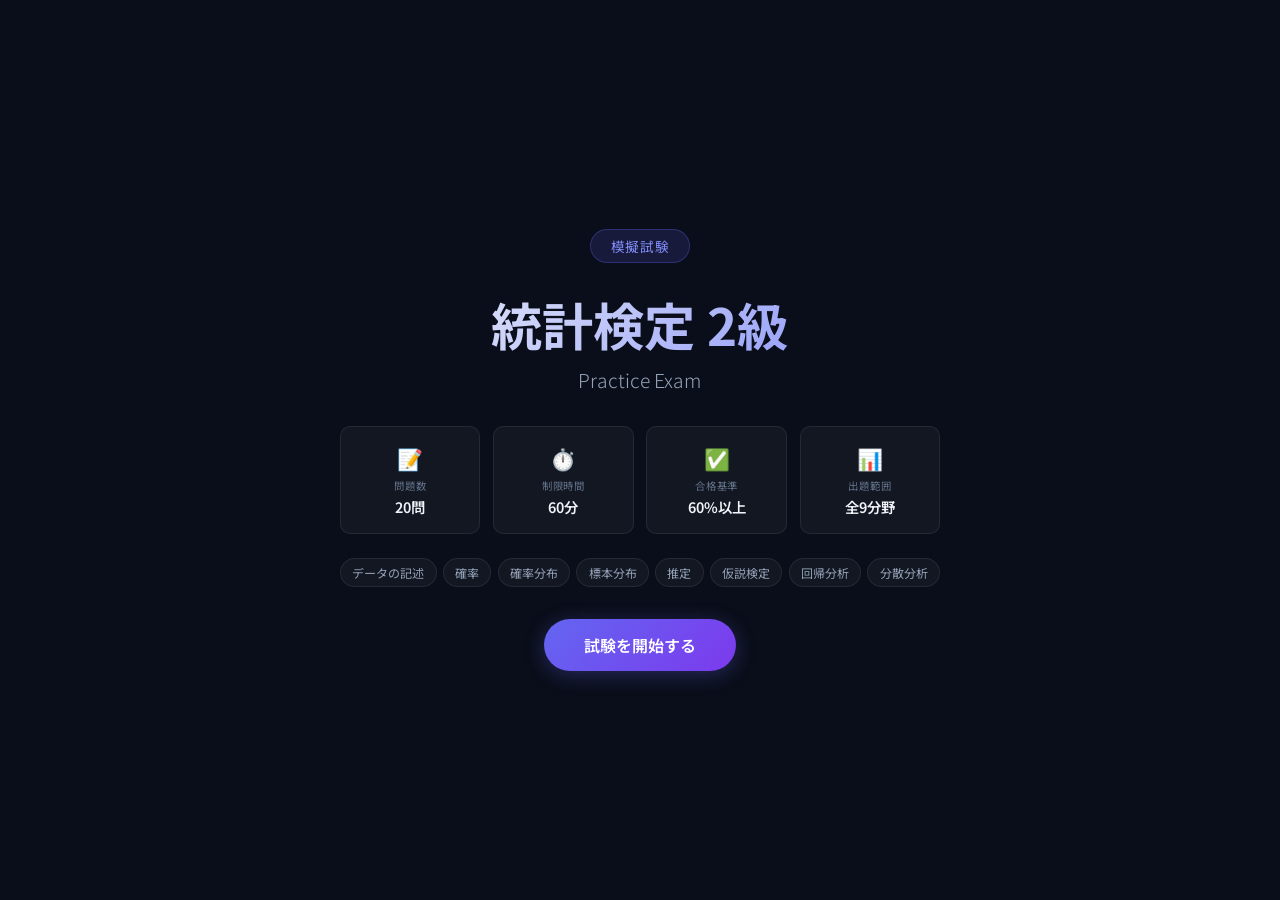
<file: mock-exam/index.html>
<!DOCTYPE html>
<html lang="ja">
<head>
  <meta charset="UTF-8">
  <meta name="viewport" content="width=device-width, initial-scale=1.0">
  <title>統計検定2級 模擬試験</title>
  <meta name="description" content="統計検定2級の模擬試験。全20問・制限時間60分。">
  <link rel="preconnect" href="https://fonts.googleapis.com">
  <link rel="preconnect" href="https://fonts.gstatic.com" crossorigin>
  <link href="https://fonts.googleapis.com/css2?family=Noto+Sans+JP:wght@300;400;500;600;700&family=Inter:wght@300;400;500;600;700&display=swap" rel="stylesheet">
  <link rel="stylesheet" href="style.css">
</head>
<body>

  <!-- ===== Start Screen ===== -->
  <div id="startScreen" class="screen active">
    <div class="start-container">
      <div class="badge">模擬試験</div>
      <h1>統計検定 2級</h1>
      <p class="subtitle">Practice Exam</p>
      <div class="exam-info">
        <div class="info-card">
          <div class="info-icon">📝</div>
          <div class="info-label">問題数</div>
          <div class="info-value">20問</div>
        </div>
        <div class="info-card">
          <div class="info-icon">⏱️</div>
          <div class="info-label">制限時間</div>
          <div class="info-value">60分</div>
        </div>
        <div class="info-card">
          <div class="info-icon">✅</div>
          <div class="info-label">合格基準</div>
          <div class="info-value">60%以上</div>
        </div>
        <div class="info-card">
          <div class="info-icon">📊</div>
          <div class="info-label">出題範囲</div>
          <div class="info-value">全9分野</div>
        </div>
      </div>
      <div class="topic-tags">
        <span class="tag">データの記述</span>
        <span class="tag">確率</span>
        <span class="tag">確率分布</span>
        <span class="tag">標本分布</span>
        <span class="tag">推定</span>
        <span class="tag">仮説検定</span>
        <span class="tag">回帰分析</span>
        <span class="tag">分散分析</span>
      </div>
      <button id="startBtn" class="primary-btn">試験を開始する</button>
    </div>
  </div>

  <!-- ===== Exam Screen ===== -->
  <div id="examScreen" class="screen">
    <header class="exam-header">
      <div class="header-left">
        <span class="header-badge">統計検定2級 模擬試験</span>
      </div>
      <div class="header-center">
        <div id="timer" class="timer">60:00</div>
      </div>
      <div class="header-right">
        <span id="progressText" class="progress-text">1 / 20</span>
      </div>
    </header>

    <div class="progress-bar">
      <div id="examProgress" class="progress-fill"></div>
    </div>

    <main class="exam-main">
      <div class="question-area">
        <div class="question-meta">
          <span id="questionCategory" class="q-category">分野</span>
          <span id="questionNumber" class="q-number">問1</span>
        </div>
        <div id="questionText" class="question-text"></div>
        <div id="choicesContainer" class="choices"></div>
      </div>
    </main>

    <footer class="exam-footer">
      <button id="prevQuestion" class="nav-btn" disabled>← 前の問題</button>
      <div class="question-dots" id="questionDots"></div>
      <button id="nextQuestion" class="nav-btn">次の問題 →</button>
    </footer>

    <button id="submitExam" class="submit-btn">解答を提出する</button>
  </div>

  <!-- ===== Result Screen ===== -->
  <div id="resultScreen" class="screen">
    <div class="result-container">
      <div id="resultHeader" class="result-header">
        <div class="badge">結果発表</div>
        <div id="scoreCircle" class="score-circle">
          <svg viewBox="0 0 120 120">
            <circle class="score-bg" cx="60" cy="60" r="52"/>
            <circle id="scoreArc" class="score-arc" cx="60" cy="60" r="52"/>
          </svg>
          <div class="score-text">
            <span id="scorePercent" class="score-percent">0%</span>
            <span class="score-label">正答率</span>
          </div>
        </div>
        <div id="resultMessage" class="result-message"></div>
        <div class="score-detail">
          <div class="detail-item">
            <span class="detail-label">正解数</span>
            <span id="correctCount" class="detail-value">0</span>
          </div>
          <div class="detail-item">
            <span class="detail-label">問題数</span>
            <span class="detail-value">20</span>
          </div>
          <div class="detail-item">
            <span class="detail-label">所要時間</span>
            <span id="elapsedTime" class="detail-value">--:--</span>
          </div>
        </div>
      </div>

      <div id="categoryBreakdown" class="category-breakdown"></div>

      <h2 class="review-title">解答の振り返り</h2>
      <div id="reviewContainer" class="review-container"></div>

      <button id="retryBtn" class="primary-btn" style="margin-top:2rem">もう一度挑戦する</button>
    </div>
  </div>

  <script src="app.js"></script>
</body>
</html>
</file>
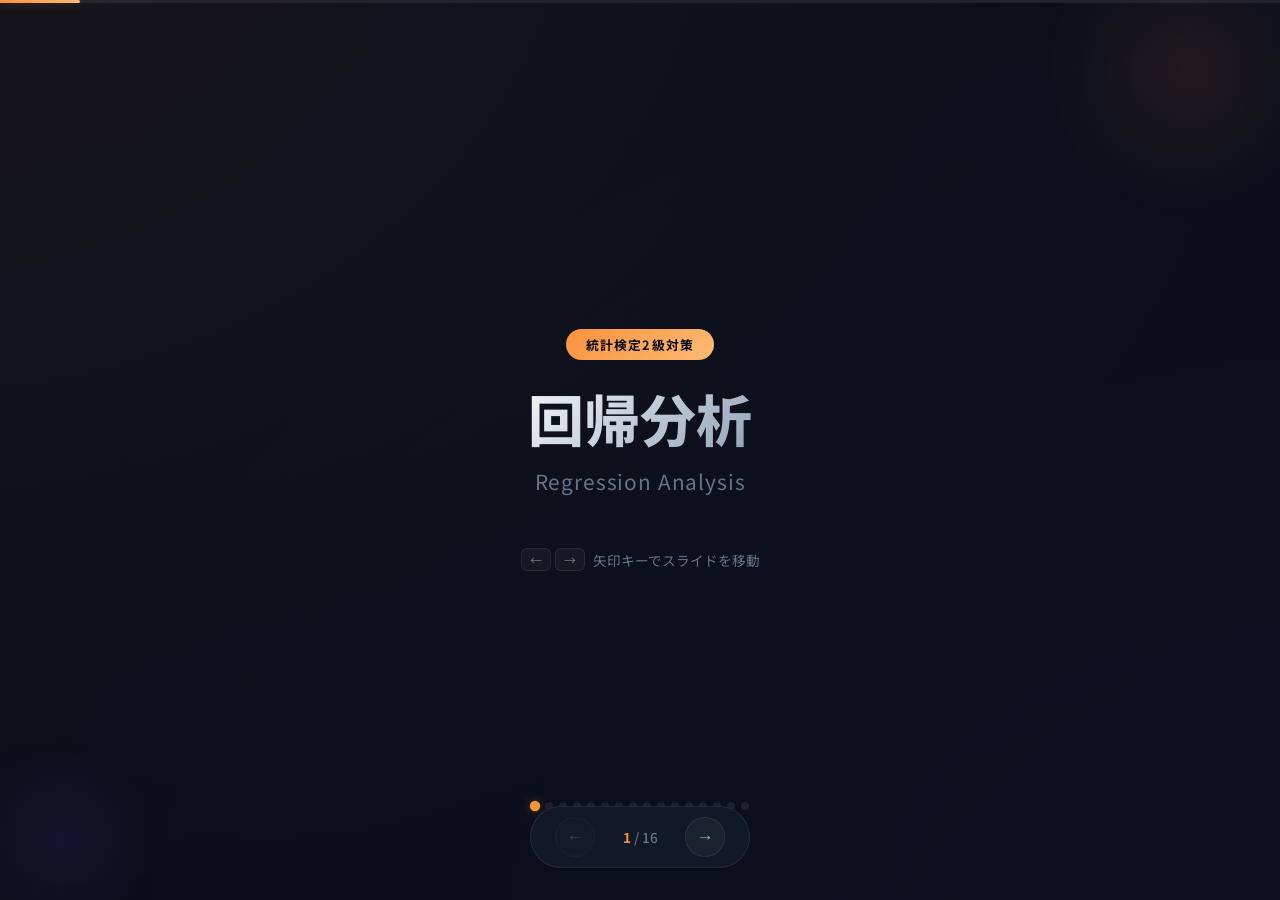
<file: regression-slides/index.html>
<!DOCTYPE html>
<html lang="ja">
<head>
  <meta charset="UTF-8">
  <meta name="viewport" content="width=device-width, initial-scale=1.0">
  <title>回帰分析 - Regression Analysis</title>
  <link rel="stylesheet" href="style.css">
</head>
<body>

  <!-- Progress Bar -->
  <div class="progress-bar">
    <div id="progressFill"></div>
  </div>

  <div class="presentation">

    <!-- ==================== Slide 0: Title ==================== -->
    <section class="slide title-slide active" data-slide="0">
      <div class="title-deco title-deco-1"></div>
      <div class="title-deco title-deco-2"></div>
      <span class="badge">統計検定2級対策</span>
      <h1>回帰分析</h1>
      <p class="subtitle">Regression Analysis</p>
      <div class="start-hint">
        <span class="arrow-keys">
          <span class="key">←</span>
          <span class="key">→</span>
        </span>
        矢印キーでスライドを移動
      </div>
    </section>

    <!-- ==================== Slide 1: 回帰分析とは？ ==================== -->
    <section class="slide" data-slide="1">
      <span class="slide-number">01 / 15</span>
      <h2><span class="emoji">📈</span> 回帰分析とは？</h2>

      <div class="highlight-card">
        「ある変数（目的変数）を別の変数（説明変数）で予測・説明する手法」
      </div>

      <div class="example-box">
        <span class="example-icon">💡</span>
        例：勉強時間 (x) からテスト点数 (y) を予測
      </div>

      <h3>2つのタイプ</h3>
      <div class="two-col">
        <div class="col-card">
          <h4>📊 単回帰分析</h4>
          <p>説明変数が <span class="weight">1つ</span> のモデル</p>
          <p>y = β₀ + β₁x + ε</p>
        </div>
        <div class="col-card">
          <h4>📊 重回帰分析</h4>
          <p>説明変数が <span class="weight">2つ以上</span> のモデル</p>
          <p>y = β₀ + β₁x₁ + β₂x₂ + … + ε</p>
        </div>
      </div>
    </section>

    <!-- ==================== Slide 2: 単回帰モデル ==================== -->
    <section class="slide" data-slide="2">
      <span class="slide-number">02 / 15</span>
      <h2><span class="emoji">📐</span> 単回帰モデル</h2>

      <div class="formula-box">
        <span class="formula-label">単回帰モデル</span>
        <span class="formula">y<sub>i</sub> = β₀ + β₁x<sub>i</sub> + ε<sub>i</sub></span>
      </div>

      <ul class="var-list">
        <li>
          <span class="var-name">y<sub>i</sub></span>
          <span class="var-desc">目的変数（被説明変数、応答変数）</span>
        </li>
        <li>
          <span class="var-name">x<sub>i</sub></span>
          <span class="var-desc">説明変数（独立変数、予測変数）</span>
        </li>
        <li>
          <span class="var-name">β₀</span>
          <span class="var-desc">切片（x = 0 のときの y の期待値）</span>
        </li>
        <li>
          <span class="var-name">β₁</span>
          <span class="var-desc">回帰係数：x が1増えたときの y の変化量</span>
        </li>
        <li>
          <span class="var-name">ε<sub>i</sub></span>
          <span class="var-desc">誤差項 〜 N(0, σ²)　（正規分布に従う）</span>
        </li>
      </ul>

      <div class="accent-card">
        🎯 目標 = データから β₀ と β₁ を推定すること
      </div>
    </section>

    <!-- ==================== Slide 3: 最小二乗法 ==================== -->
    <section class="slide" data-slide="3">
      <span class="slide-number">03 / 15</span>
      <h2><span class="emoji">🎯</span> 最小二乗法（OLS）の考え方</h2>

      <p class="lead">残差の二乗和を最小にするように β を求める</p>

      <div class="formula-box">
        <span class="formula-label">最小化する目的関数</span>
        <span class="formula">S(β₀, β₁) = Σ(y<sub>i</sub> − β₀ − β₁x<sub>i</sub>)²</span>
      </div>

      <div class="ols-visual">
        <div class="ols-step">
          <div class="step-label">データ点</div>
          <div class="step-desc">(x<sub>i</sub>, y<sub>i</sub>)</div>
        </div>
        <span class="ols-arrow">→</span>
        <div class="ols-step">
          <div class="step-label">残差</div>
          <div class="step-desc">実測値 − 予測値</div>
        </div>
        <span class="ols-arrow">→</span>
        <div class="ols-step">
          <div class="step-label">残差²の合計</div>
          <div class="step-desc">を最小に！</div>
        </div>
      </div>

      <div class="note-box">
        <span class="note-icon">📝</span>
        <span>二乗する理由 ＝ 正負の残差が相殺しないようにするため</span>
      </div>
    </section>

    <!-- ==================== Slide 4: 導出① β₀ ==================== -->
    <section class="slide" data-slide="4">
      <span class="slide-number">04 / 15</span>
      <h2><span class="emoji">✏️</span> 導出① β₀ の偏微分</h2>

      <div class="calc-steps">
        <div class="calc-row">
          <span class="step-num">1</span>
          <span class="step-content">∂S/∂β₀ = −2Σ(y<sub>i</sub> − β₀ − β₁x<sub>i</sub>) = 0</span>
        </div>
        <div class="calc-row">
          <span class="step-num">2</span>
          <span class="step-content">Σy<sub>i</sub> − nβ₀ − β₁Σx<sub>i</sub> = 0</span>
        </div>
        <div class="calc-row">
          <span class="step-num">3</span>
          <span class="step-content">n で割る：ȳ − β₀ − β₁x̄ = 0</span>
        </div>
        <div class="calc-total">
          <span class="result-icon">∴</span>
          <span>β̂₀ = ȳ − β̂₁x̄</span>
        </div>
      </div>

      <div class="highlight-card">
        💡 回帰直線は必ず (x̄, ȳ) を通る
      </div>
    </section>

    <!-- ==================== Slide 5: 導出② β₁ ==================== -->
    <section class="slide" data-slide="5">
      <span class="slide-number">05 / 15</span>
      <h2><span class="emoji">✏️</span> 導出② β₁ の偏微分</h2>

      <div class="calc-steps">
        <div class="calc-row">
          <span class="step-num">1</span>
          <span class="step-content">∂S/∂β₁ = −2Σx<sub>i</sub>(y<sub>i</sub> − β₀ − β₁x<sub>i</sub>) = 0</span>
        </div>
        <div class="calc-row">
          <span class="step-num">2</span>
          <span class="step-content">Σx<sub>i</sub>y<sub>i</sub> − β₀Σx<sub>i</sub> − β₁Σx<sub>i</sub>² = 0</span>
        </div>
        <div class="calc-row">
          <span class="step-num">3</span>
          <span class="step-content">β₀ = ȳ − β₁x̄ を代入して整理</span>
        </div>
        <div class="calc-total">
          <span class="result-icon">∴</span>
          <span>Σx<sub>i</sub>y<sub>i</sub> − nx̄ȳ = β₁(Σx<sub>i</sub>² − nx̄²)</span>
        </div>
      </div>

      <div class="note-box">
        <span class="note-icon">📝</span>
        <span>左辺 = S<sub>xy</sub>（偏差積和）、右辺の括弧 = S<sub>xx</sub>（偏差平方和）</span>
      </div>
    </section>

    <!-- ==================== Slide 6: 導出の結論 ==================== -->
    <section class="slide" data-slide="6">
      <span class="slide-number">06 / 15</span>
      <h2><span class="emoji">🏁</span> 最小二乗推定量</h2>

      <div class="two-col">
        <div class="formula-box">
          <span class="formula-label">回帰係数</span>
          <span class="formula">β̂₁ = <span class="frac"><span class="num">S<sub>xy</sub></span><span class="den">S<sub>xx</sub></span></span> = <span class="frac"><span class="num">Σ(x<sub>i</sub> − x̄)(y<sub>i</sub> − ȳ)</span><span class="den">Σ(x<sub>i</sub> − x̄)²</span></span></span>
        </div>
        <div class="formula-box">
          <span class="formula-label">切片</span>
          <span class="formula">β̂₀ = ȳ − β̂₁x̄</span>
        </div>
      </div>

      <ul class="var-list">
        <li>
          <span class="var-name">S<sub>xy</sub></span>
          <span class="var-desc">x と y の偏差積和（共変動）</span>
        </li>
        <li>
          <span class="var-name">S<sub>xx</sub></span>
          <span class="var-desc">x の偏差平方和（x のばらつき）</span>
        </li>
      </ul>

      <div class="accent-card">
        💡 β̂₁ = 「x と y の共変動」÷「x の変動」
      </div>
    </section>

    <!-- ==================== Slide 7: 決定係数 R² ==================== -->
    <section class="slide" data-slide="7">
      <span class="slide-number">07 / 15</span>
      <h2><span class="emoji">📊</span> 決定係数 R²</h2>

      <div class="decomposition">
        <div class="decomp-box total">
          <div class="decomp-label">全変動</div>
          <div class="decomp-name">SST</div>
          <div class="decomp-formula">Σ(y<sub>i</sub> − ȳ)²</div>
        </div>
        <span class="decomp-sign">=</span>
        <div class="decomp-box regression">
          <div class="decomp-label">回帰変動</div>
          <div class="decomp-name">SSR</div>
          <div class="decomp-formula">Σ(ŷ<sub>i</sub> − ȳ)²</div>
        </div>
        <span class="decomp-sign">+</span>
        <div class="decomp-box residual">
          <div class="decomp-label">残差変動</div>
          <div class="decomp-name">SSE</div>
          <div class="decomp-formula">Σ(y<sub>i</sub> − ŷ<sub>i</sub>)²</div>
        </div>
      </div>

      <div class="formula-box">
        <span class="formula-label">決定係数</span>
        <span class="formula">R² = <span class="frac"><span class="num">SSR</span><span class="den">SST</span></span> = 1 − <span class="frac"><span class="num">SSE</span><span class="den">SST</span></span></span>
      </div>

      <div class="small-cards">
        <div class="small-card">
          <span class="sc-label">R² → 1</span>
          当てはまりが良い（説明力が高い）
        </div>
        <div class="small-card">
          <span class="sc-label">R² → 0</span>
          説明力が低い（モデルが不適合）
        </div>
      </div>

      <div class="note-box">
        <span class="note-icon">📝</span>
        <span>単回帰では R² = r²（相関係数の二乗）が成り立つ</span>
      </div>
    </section>

    <!-- ==================== Slide 8: 回帰係数の検定 ==================== -->
    <section class="slide" data-slide="8">
      <span class="slide-number">08 / 15</span>
      <h2><span class="emoji">🧪</span> 回帰係数の検定</h2>

      <div class="two-col">
        <div class="col-card">
          <h4>帰無仮説 H₀</h4>
          <p>β₁ = 0（線形関係なし）</p>
        </div>
        <div class="col-card">
          <h4>対立仮説 H₁</h4>
          <p>β₁ ≠ 0（線形関係あり）</p>
        </div>
      </div>

      <div class="formula-box">
        <span class="formula-label">検定統計量</span>
        <span class="formula">t = <span class="frac"><span class="num">β̂₁</span><span class="den">SE(β̂₁)</span></span></span>
      </div>

      <ul class="var-list">
        <li>
          <span class="var-name">SE(β̂₁)</span>
          <span class="var-desc">= √(σ̂² / S<sub>xx</sub>)　β̂₁ の標準誤差</span>
        </li>
        <li>
          <span class="var-name">σ̂²</span>
          <span class="var-desc">= SSE / (n − 2)　誤差分散の推定値</span>
        </li>
        <li>
          <span class="var-name">自由度</span>
          <span class="var-desc">n − 2（パラメータ β₀, β₁ の2つを推定）</span>
        </li>
      </ul>

      <div class="accent-card">
        📌 |t| &gt; t<sub>α/2</sub>(n−2) なら「有意な線形関係がある」と判断
      </div>
    </section>

    <!-- ==================== Slide 9: 分散分析表 ==================== -->
    <section class="slide" data-slide="9">
      <span class="slide-number">09 / 15</span>
      <h2><span class="emoji">📋</span> 回帰の分散分析表</h2>

      <table class="anova-table">
        <thead>
          <tr>
            <th>要因</th>
            <th>SS</th>
            <th>df</th>
            <th>MS</th>
            <th>F値</th>
          </tr>
        </thead>
        <tbody>
          <tr>
            <td>回帰</td>
            <td>SSR</td>
            <td>1</td>
            <td>SSR / 1</td>
            <td>MSR / MSE</td>
          </tr>
          <tr>
            <td>残差</td>
            <td>SSE</td>
            <td>n − 2</td>
            <td>SSE / (n−2)</td>
            <td>—</td>
          </tr>
          <tr>
            <td>全体</td>
            <td>SST</td>
            <td>n − 1</td>
            <td>—</td>
            <td>—</td>
          </tr>
        </tbody>
      </table>

      <div class="highlight-card">
        💡 単回帰では F = t² が成り立つ（F検定とt検定は等価）
      </div>
    </section>

    <!-- ==================== Slide 10: 重回帰分析 ==================== -->
    <section class="slide" data-slide="10">
      <span class="slide-number">10 / 15</span>
      <h2><span class="emoji">🔢</span> 重回帰分析</h2>

      <div class="formula-box">
        <span class="formula-label">重回帰モデル</span>
        <span class="formula">y<sub>i</sub> = β₀ + β₁x<sub>i1</sub> + β₂x<sub>i2</sub> + … + β<sub>p</sub>x<sub>ip</sub> + ε<sub>i</sub></span>
      </div>

      <table class="compare-table">
        <thead>
          <tr>
            <th>項目</th>
            <th>単回帰</th>
            <th>重回帰</th>
          </tr>
        </thead>
        <tbody>
          <tr>
            <td>説明変数</td>
            <td>1つ</td>
            <td>2つ以上</td>
          </tr>
          <tr>
            <td>回帰係数</td>
            <td>β₁</td>
            <td>偏回帰係数</td>
          </tr>
          <tr>
            <td>決定係数</td>
            <td>R²</td>
            <td>自由度調整済み R²</td>
          </tr>
          <tr>
            <td>回帰の df</td>
            <td>1</td>
            <td>p</td>
          </tr>
        </tbody>
      </table>

      <div class="note-box">
        <span class="note-icon">📝</span>
        <span>偏回帰係数 ＝ 他の変数を固定したときの、その変数1単位あたりの効果</span>
      </div>
    </section>

    <!-- ==================== Slide 11: 自由度調整済み R² ==================== -->
    <section class="slide" data-slide="11">
      <span class="slide-number">11 / 15</span>
      <h2><span class="emoji">⚖️</span> 自由度調整済み R²</h2>

      <p class="lead">変数を増やすと R² は必ず増加 → 変数の数でペナルティをかける</p>

      <div class="formula-box">
        <span class="formula-label">自由度調整済み決定係数</span>
        <span class="formula">R̄² = 1 − <span class="frac"><span class="num">SSE / (n − p − 1)</span><span class="den">SST / (n − 1)</span></span></span>
      </div>

      <div class="two-col">
        <div class="col-card">
          <h4>📊 R²（通常）</h4>
          <ul>
            <li>変数追加で必ず↑</li>
            <li>過学習を見抜けない</li>
          </ul>
        </div>
        <div class="col-card">
          <h4>📊 調整済み R²</h4>
          <ul>
            <li>不要な変数追加で↓</li>
            <li>モデル選択に有用</li>
          </ul>
        </div>
      </div>
    </section>

    <!-- ==================== Slide 12: 重回帰の注意点 ==================== -->
    <section class="slide" data-slide="12">
      <span class="slide-number">12 / 15</span>
      <h2><span class="emoji">⚠️</span> 重回帰の注意点</h2>

      <div class="assumptions three-col">
        <div class="assumption-card">
          <div class="card-num">1</div>
          <h4>多重共線性</h4>
          <p>説明変数同士の相関が高いと推定が不安定になる。VIF（分散拡大因子）で確認する。</p>
        </div>
        <div class="assumption-card">
          <div class="card-num">2</div>
          <h4>変数選択</h4>
          <p>AIC・BIC 等の情報量基準で不要な変数を除き、最適なモデルを選ぶ。</p>
        </div>
        <div class="assumption-card">
          <div class="card-num">3</div>
          <h4>ダミー変数</h4>
          <p>カテゴリ変数を 0/1 で数値化して回帰モデルに含める。</p>
        </div>
      </div>
    </section>

    <!-- ==================== Slide 13: 残差分析 ==================== -->
    <section class="slide" data-slide="13">
      <span class="slide-number">13 / 15</span>
      <h2><span class="emoji">🔍</span> 残差分析</h2>

      <p class="lead">モデルの妥当性を残差のパターンから確認する</p>

      <div class="assumptions">
        <div class="assumption-card">
          <div class="card-num">1</div>
          <h4>等分散性</h4>
          <p>残差のばらつきが一定か確認（残差 vs 予測値プロット）</p>
        </div>
        <div class="assumption-card">
          <div class="card-num">2</div>
          <h4>正規性</h4>
          <p>残差が正規分布に従うか確認（Q-Qプロット）</p>
        </div>
        <div class="assumption-card">
          <div class="card-num">3</div>
          <h4>独立性</h4>
          <p>残差に系列相関がないか確認（ダービン・ワトソン統計量）</p>
        </div>
        <div class="assumption-card">
          <div class="card-num">4</div>
          <h4>線形性</h4>
          <p>x と y の関係が線形か確認（残差に曲線パターンがないこと）</p>
        </div>
      </div>
    </section>

    <!-- ==================== Slide 14: 分析の流れまとめ ==================== -->
    <section class="slide" data-slide="14">
      <span class="slide-number">14 / 15</span>
      <h2><span class="emoji">🗺️</span> 回帰分析の流れ（まとめ）</h2>

      <div class="flow-chart">
        <div class="flow-step">
          <span class="flow-num">1</span>
          <span class="flow-text">散布図で関係を確認</span>
        </div>
        <div class="flow-arrow">↓</div>
        <div class="flow-step">
          <span class="flow-num">2</span>
          <span class="flow-text">最小二乗法で β を推定</span>
        </div>
        <div class="flow-arrow">↓</div>
        <div class="flow-step">
          <span class="flow-num">3</span>
          <span class="flow-text">R² で当てはまりを評価</span>
        </div>
        <div class="flow-arrow">↓</div>
        <div class="flow-step">
          <span class="flow-num">4</span>
          <span class="flow-text">t検定 / F検定で有意性を検定</span>
        </div>
        <div class="flow-arrow">↓</div>
        <div class="flow-step">
          <span class="flow-num">5</span>
          <span class="flow-text">残差分析でモデルの妥当性を確認</span>
        </div>
      </div>
    </section>

    <!-- ==================== Slide 15: End/Summary ==================== -->
    <section class="slide title-slide" data-slide="15">
      <div class="title-deco title-deco-1"></div>
      <div class="title-deco title-deco-2"></div>
      <span class="badge">まとめ</span>
      <h1>回帰分析</h1>
      <ul class="end-summary">
        <li><span class="check">✅</span> 最小二乗法で β₀, β₁ を推定</li>
        <li><span class="check">✅</span> β̂₁ = S<sub>xy</sub> / S<sub>xx</sub></li>
        <li><span class="check">✅</span> R² = 1 − SSE/SST で当てはまり評価</li>
        <li><span class="check">✅</span> t検定で回帰係数の有意性を判定</li>
        <li><span class="check">✅</span> 重回帰では調整済み R² を使う</li>
      </ul>
    </section>

  </div>

  <!-- Navigation Controls -->
  <div id="slideDots"></div>
  <div class="nav-controls">
    <button class="nav-btn" id="prevBtn">←</button>
    <div class="slide-counter">
      <span class="current" id="currentSlide">1</span> / <span id="totalSlides">16</span>
    </div>
    <button class="nav-btn" id="nextBtn">→</button>
  </div>

  <script src="script.js"></script>
</body>
</html>
</file>
<file: index.css>
/* =============================================
   Design System & Variables
   ============================================= */
:root {
    --bg-primary: #0a0e1a;
    --bg-secondary: #111827;
    --bg-card: #1a2035;
    --bg-card-back: #0f172a;
    --surface-1: rgba(255, 255, 255, 0.03);
    --surface-2: rgba(255, 255, 255, 0.06);
    --surface-3: rgba(255, 255, 255, 0.09);

    --text-primary: #f1f5f9;
    --text-secondary: #94a3b8;
    --text-muted: #64748b;
    --text-accent: #a5b4fc;

    --accent-1: #6366f1;
    --accent-1-light: #818cf8;
    --accent-2: #8b5cf6;
    --accent-3: #a855f7;
    --accent-gradient: linear-gradient(135deg, #6366f1, #8b5cf6, #a855f7);
    --accent-glow: 0 0 30px rgba(99, 102, 241, 0.3);

    --success: #22c55e;
    --success-bg: rgba(34, 197, 94, 0.1);
    --warning: #f59e0b;
    --warning-bg: rgba(245, 158, 11, 0.1);
    --danger: #ef4444;
    --danger-bg: rgba(239, 68, 68, 0.1);

    --radius-sm: 8px;
    --radius-md: 12px;
    --radius-lg: 16px;
    --radius-xl: 24px;
    --radius-full: 9999px;

    --shadow-sm: 0 2px 8px rgba(0, 0, 0, 0.3);
    --shadow-md: 0 4px 16px rgba(0, 0, 0, 0.4);
    --shadow-lg: 0 8px 32px rgba(0, 0, 0, 0.5);
    --shadow-card: 0 8px 40px rgba(0, 0, 0, 0.4), 0 0 1px rgba(255, 255, 255, 0.1) inset;

    --transition-fast: 150ms ease;
    --transition-normal: 250ms ease;
    --transition-slow: 400ms cubic-bezier(0.4, 0, 0.2, 1);

    --font-main: 'Noto Sans JP', 'Inter', -apple-system, BlinkMacSystemFont, sans-serif;
    --font-mono: 'JetBrains Mono', 'Fira Code', monospace;
}

/* =============================================
   Reset & Base
   ============================================= */
*, *::before, *::after {
    margin: 0;
    padding: 0;
    box-sizing: border-box;
}

html {
    font-size: 16px;
    scroll-behavior: smooth;
}

body {
    font-family: var(--font-main);
    background: var(--bg-primary);
    color: var(--text-primary);
    line-height: 1.7;
    min-height: 100vh;
    overflow-x: hidden;
    -webkit-font-smoothing: antialiased;
    -moz-osx-font-smoothing: grayscale;
}

/* Animated background */
body::before {
    content: '';
    position: fixed;
    top: 0;
    left: 0;
    width: 100%;
    height: 100%;
    background:
        radial-gradient(ellipse 80% 50% at 20% 20%, rgba(99, 102, 241, 0.08) 0%, transparent 50%),
        radial-gradient(ellipse 60% 40% at 80% 80%, rgba(139, 92, 246, 0.06) 0%, transparent 50%),
        radial-gradient(ellipse 50% 60% at 50% 50%, rgba(168, 85, 247, 0.04) 0%, transparent 50%);
    pointer-events: none;
    z-index: 0;
    animation: bgPulse 15s ease-in-out infinite alternate;
}

@keyframes bgPulse {
    0% { opacity: 0.7; }
    50% { opacity: 1; }
    100% { opacity: 0.8; }
}

.app {
    position: relative;
    z-index: 1;
}

/* =============================================
   Header
   ============================================= */
.header {
    position: sticky;
    top: 0;
    z-index: 100;
    background: rgba(10, 14, 26, 0.85);
    backdrop-filter: blur(20px) saturate(180%);
    -webkit-backdrop-filter: blur(20px) saturate(180%);
    border-bottom: 1px solid rgba(255, 255, 255, 0.06);
}

.header-inner {
    max-width: 900px;
    margin: 0 auto;
    padding: 16px 24px;
    display: flex;
    align-items: center;
    justify-content: space-between;
    gap: 16px;
}

.logo {
    display: flex;
    align-items: center;
    gap: 12px;
}

.logo-icon {
    width: 40px;
    height: 40px;
    background: var(--accent-gradient);
    border-radius: var(--radius-md);
    display: flex;
    align-items: center;
    justify-content: center;
    color: white;
    flex-shrink: 0;
    box-shadow: var(--accent-glow);
}

.logo-icon svg {
    width: 22px;
    height: 22px;
}

.logo h1 {
    font-size: 1.15rem;
    font-weight: 700;
    letter-spacing: -0.02em;
    line-height: 1.3;
    white-space: nowrap;
}

.logo-accent {
    display: block;
    font-size: 0.75rem;
    font-weight: 500;
    color: var(--text-accent);
    letter-spacing: 0.08em;
    text-transform: uppercase;
}

.header-stats {
    display: flex;
    gap: 8px;
}

.stat-badge {
    display: flex;
    align-items: center;
    gap: 6px;
    background: var(--surface-2);
    padding: 6px 12px;
    border-radius: var(--radius-full);
    font-size: 0.8rem;
    border: 1px solid rgba(255, 255, 255, 0.04);
    transition: var(--transition-normal);
}

.stat-badge:hover {
    background: var(--surface-3);
    border-color: rgba(255, 255, 255, 0.08);
}

.stat-icon {
    font-size: 0.85rem;
}

.stat-label {
    color: var(--text-muted);
    font-size: 0.7rem;
    display: none;
}

.stat-value {
    font-weight: 600;
    color: var(--text-primary);
    font-variant-numeric: tabular-nums;
}

/* =============================================
   Main Layout
   ============================================= */
.main {
    max-width: 900px;
    margin: 0 auto;
    padding: 24px 24px 80px;
}

/* =============================================
   Category Filter
   ============================================= */
.categories {
    margin-bottom: 20px;
}

.categories-scroll {
    display: flex;
    gap: 8px;
    overflow-x: auto;
    padding-bottom: 8px;
    scrollbar-width: none;
    -ms-overflow-style: none;
}

.categories-scroll::-webkit-scrollbar {
    display: none;
}

.cat-btn {
    display: flex;
    align-items: center;
    gap: 6px;
    padding: 8px 16px;
    border: 1px solid rgba(255, 255, 255, 0.08);
    border-radius: var(--radius-full);
    background: var(--surface-1);
    color: var(--text-secondary);
    font-size: 0.82rem;
    font-weight: 500;
    font-family: var(--font-main);
    cursor: pointer;
    white-space: nowrap;
    transition: all var(--transition-normal);
    user-select: none;
}

.cat-btn:hover {
    background: var(--surface-3);
    color: var(--text-primary);
    border-color: rgba(255, 255, 255, 0.12);
    transform: translateY(-1px);
}

.cat-btn.active {
    background: var(--accent-gradient);
    color: white;
    border-color: transparent;
    box-shadow: 0 2px 12px rgba(99, 102, 241, 0.3);
}

.cat-icon {
    font-size: 0.95rem;
}

/* =============================================
   Mode Selector
   ============================================= */
.mode-selector {
    display: flex;
    gap: 6px;
    margin-bottom: 24px;
    background: var(--surface-1);
    padding: 4px;
    border-radius: var(--radius-md);
    border: 1px solid rgba(255, 255, 255, 0.04);
}

.mode-btn {
    flex: 1;
    display: flex;
    align-items: center;
    justify-content: center;
    gap: 6px;
    padding: 8px 12px;
    border: none;
    border-radius: var(--radius-sm);
    background: transparent;
    color: var(--text-muted);
    font-size: 0.82rem;
    font-weight: 500;
    font-family: var(--font-main);
    cursor: pointer;
    transition: all var(--transition-normal);
}

.mode-btn:hover {
    color: var(--text-secondary);
    background: var(--surface-2);
}

.mode-btn.active {
    background: var(--accent-1);
    color: white;
    box-shadow: 0 2px 8px rgba(99, 102, 241, 0.3);
}

/* =============================================
   Flashcard (Expand/Reveal)
   ============================================= */
.card-area {
    margin-bottom: 24px;
}

.card-container {
    width: 100%;
}

.card {
    width: 100%;
    cursor: pointer;
    position: relative;
}

.card-inner {
    width: 100%;
    background: linear-gradient(145deg, rgba(26, 32, 53, 0.95), rgba(15, 23, 42, 0.95));
    border: 1px solid rgba(255, 255, 255, 0.08);
    box-shadow: var(--shadow-card);
    border-radius: var(--radius-xl);
    padding: 36px 36px;
    position: relative;
    overflow: hidden;
    transition: border-color var(--transition-normal), box-shadow var(--transition-normal);
}

.card-inner::before {
    content: '';
    position: absolute;
    top: 0;
    left: 0;
    right: 0;
    height: 3px;
    background: var(--accent-gradient);
    border-radius: var(--radius-xl) var(--radius-xl) 0 0;
    transition: background var(--transition-normal);
}

.card-inner.revealed::before {
    background: linear-gradient(90deg, var(--accent-1), var(--success), #10b981);
}

.card-inner.revealed {
    border-color: rgba(99, 102, 241, 0.15);
    box-shadow: var(--shadow-card), 0 0 40px rgba(99, 102, 241, 0.06);
}

/* Question Section (always visible) */
.card-question-section {
    text-align: center;
}

.card-header-row {
    display: flex;
    justify-content: space-between;
    align-items: center;
    margin-bottom: 24px;
}

.card-category-tag {
    font-size: 0.7rem;
    font-weight: 600;
    color: var(--text-accent);
    background: rgba(99, 102, 241, 0.1);
    padding: 3px 10px;
    border-radius: var(--radius-full);
    letter-spacing: 0.03em;
}

.card-number {
    font-size: 0.75rem;
    font-weight: 600;
    color: var(--text-muted);
    font-variant-numeric: tabular-nums;
}

.card-question {
    font-size: 1.2rem;
    font-weight: 600;
    line-height: 1.8;
    color: var(--text-primary);
    max-width: 640px;
    margin: 0 auto;
}

.card-hint {
    display: flex;
    align-items: center;
    justify-content: center;
    gap: 6px;
    font-size: 0.72rem;
    color: var(--text-muted);
    margin-top: 24px;
    animation: hintPulse 2s ease-in-out infinite;
    transition: opacity var(--transition-normal);
}

.card-hint.hidden {
    display: none;
}

@keyframes hintPulse {
    0%, 100% { opacity: 0.5; }
    50% { opacity: 1; }
}

/* Answer Section (revealed) */
.card-answer-section {
    overflow: hidden;
    max-height: 0;
    opacity: 0;
    transition: max-height 0.5s cubic-bezier(0.4, 0, 0.2, 1),
                opacity 0.4s ease 0.1s;
    text-align: center;
}

.card-answer-section.visible {
    max-height: 800px;
    opacity: 1;
}

.card-answer-section.hidden {
    max-height: 0;
    opacity: 0;
}

.card-divider {
    height: 1px;
    background: linear-gradient(90deg, transparent, rgba(99, 102, 241, 0.3), rgba(34, 197, 94, 0.3), transparent);
    margin: 28px 0 24px;
}

.card-answer-label {
    font-size: 0.7rem;
    font-weight: 700;
    letter-spacing: 0.15em;
    text-transform: uppercase;
    color: var(--success);
    margin-bottom: 16px;
    background: var(--success-bg);
    padding: 4px 14px;
    border-radius: var(--radius-full);
    display: inline-block;
}

.card-answer {
    font-size: 1.15rem;
    font-weight: 600;
    line-height: 1.8;
    color: var(--text-primary);
    max-width: 600px;
    margin: 0 auto;
}

.card-supplement {
    margin-top: 16px;
    font-size: 0.85rem;
    color: var(--text-secondary);
    line-height: 1.7;
    max-width: 550px;
    margin-left: auto;
    margin-right: auto;
    padding-top: 16px;
    border-top: 1px solid rgba(255, 255, 255, 0.06);
}

.card-supplement:empty {
    display: none;
}

/* Card entrance animation */
@keyframes cardEnter {
    from {
        opacity: 0;
        transform: translateY(20px) scale(0.97);
    }
    to {
        opacity: 1;
        transform: translateY(0) scale(1);
    }
}

.card.entering {
    animation: cardEnter 0.35s cubic-bezier(0.4, 0, 0.2, 1) forwards;
}

/* =============================================
   Self-Assessment
   ============================================= */
.assessment {
    margin-bottom: 24px;
    text-align: center;
}

.assessment.hidden {
    display: none;
}

.assessment-label {
    font-size: 0.82rem;
    color: var(--text-muted);
    margin-bottom: 12px;
}

.assessment-buttons {
    display: flex;
    gap: 12px;
    justify-content: center;
}

.assess-btn {
    display: flex;
    flex-direction: column;
    align-items: center;
    gap: 4px;
    padding: 14px 28px;
    border: 1px solid rgba(255, 255, 255, 0.08);
    border-radius: var(--radius-lg);
    background: var(--surface-2);
    color: var(--text-secondary);
    font-size: 0.78rem;
    font-weight: 500;
    font-family: var(--font-main);
    cursor: pointer;
    transition: all var(--transition-normal);
}

.assess-emoji {
    font-size: 1.5rem;
}

.assess-btn:hover {
    transform: translateY(-2px);
}

.assess-bad:hover {
    background: var(--danger-bg);
    border-color: rgba(239, 68, 68, 0.3);
    color: var(--danger);
}

.assess-ok:hover {
    background: var(--warning-bg);
    border-color: rgba(245, 158, 11, 0.3);
    color: var(--warning);
}

.assess-good:hover {
    background: var(--success-bg);
    border-color: rgba(34, 197, 94, 0.3);
    color: var(--success);
}

.assess-btn:active {
    transform: translateY(0) scale(0.97);
}

/* =============================================
   Navigation
   ============================================= */
.navigation {
    display: flex;
    align-items: center;
    gap: 16px;
    margin-bottom: 40px;
}

.nav-btn {
    width: 48px;
    height: 48px;
    border: 1px solid rgba(255, 255, 255, 0.08);
    border-radius: var(--radius-md);
    background: var(--surface-2);
    color: var(--text-secondary);
    display: flex;
    align-items: center;
    justify-content: center;
    cursor: pointer;
    transition: all var(--transition-normal);
    flex-shrink: 0;
}

.nav-btn svg {
    width: 20px;
    height: 20px;
}

.nav-btn:hover {
    background: var(--surface-3);
    color: var(--text-primary);
    border-color: rgba(255, 255, 255, 0.12);
    transform: translateY(-1px);
}

.nav-btn:active {
    transform: translateY(0) scale(0.97);
}

.nav-btn:disabled {
    opacity: 0.3;
    cursor: not-allowed;
    transform: none;
}

.progress-bar-container {
    flex: 1;
    height: 8px;
    background: var(--surface-2);
    border-radius: var(--radius-full);
    position: relative;
    overflow: hidden;
}

.progress-bar {
    height: 100%;
    background: var(--accent-gradient);
    border-radius: var(--radius-full);
    transition: width 0.5s cubic-bezier(0.4, 0, 0.2, 1);
    position: relative;
    width: 0%;
}

.progress-bar::after {
    content: '';
    position: absolute;
    right: 0;
    top: 0;
    bottom: 0;
    width: 30px;
    background: linear-gradient(90deg, transparent, rgba(255, 255, 255, 0.3));
    border-radius: var(--radius-full);
}

.progress-text {
    position: absolute;
    top: 16px;
    left: 50%;
    transform: translateX(-50%);
    font-size: 0.72rem;
    color: var(--text-muted);
    font-weight: 500;
    font-variant-numeric: tabular-nums;
}

/* =============================================
   Progress Overview
   ============================================= */
.progress-overview {
    margin-top: 20px;
}

.progress-overview-header {
    display: flex;
    justify-content: space-between;
    align-items: center;
    margin-bottom: 16px;
}

.progress-overview-header .section-title {
    margin-bottom: 0;
}

.stat-mastered {
    background: rgba(34, 197, 94, 0.1) !important;
    border-color: rgba(34, 197, 94, 0.15) !important;
}

.stat-mastered .stat-value {
    color: var(--success) !important;
}

.reset-btn {
    display: flex;
    align-items: center;
    gap: 6px;
    padding: 6px 14px;
    border: 1px solid rgba(239, 68, 68, 0.2);
    border-radius: var(--radius-full);
    background: rgba(239, 68, 68, 0.06);
    color: var(--text-muted);
    font-size: 0.72rem;
    font-weight: 500;
    font-family: var(--font-main);
    cursor: pointer;
    transition: all var(--transition-normal);
}

.reset-btn:hover {
    background: rgba(239, 68, 68, 0.15);
    border-color: rgba(239, 68, 68, 0.4);
    color: var(--danger);
}

.section-title {
    font-size: 0.9rem;
    font-weight: 600;
    color: var(--text-secondary);
    margin-bottom: 16px;
    display: flex;
    align-items: center;
    gap: 8px;
}

.section-title::before {
    content: '';
    display: inline-block;
    width: 3px;
    height: 16px;
    background: var(--accent-gradient);
    border-radius: 2px;
}

.category-progress-grid {
    display: grid;
    grid-template-columns: repeat(auto-fill, minmax(250px, 1fr));
    gap: 12px;
}

.cat-progress-card {
    background: var(--surface-1);
    border: 1px solid rgba(255, 255, 255, 0.04);
    border-radius: var(--radius-md);
    padding: 16px;
    transition: all var(--transition-normal);
}

.cat-progress-card:hover {
    background: var(--surface-2);
    border-color: rgba(255, 255, 255, 0.08);
}

.cat-progress-header {
    display: flex;
    justify-content: space-between;
    align-items: center;
    margin-bottom: 10px;
}

.cat-progress-name {
    font-size: 0.82rem;
    font-weight: 600;
    color: var(--text-primary);
    display: flex;
    align-items: center;
    gap: 6px;
}

.cat-progress-count {
    font-size: 0.72rem;
    color: var(--text-muted);
    font-variant-numeric: tabular-nums;
}

.cat-progress-bar-bg {
    height: 6px;
    background: var(--surface-3);
    border-radius: var(--radius-full);
    overflow: hidden;
}

.cat-progress-bar-fill {
    height: 100%;
    border-radius: var(--radius-full);
    transition: width 0.5s cubic-bezier(0.4, 0, 0.2, 1);
    background: var(--accent-gradient);
}

.cat-progress-bar-fill.mastered {
    background: linear-gradient(90deg, var(--success), #10b981);
}

/* =============================================
   Modal
   ============================================= */
.modal-overlay {
    position: fixed;
    inset: 0;
    background: rgba(0, 0, 0, 0.75);
    backdrop-filter: blur(8px);
    display: flex;
    align-items: center;
    justify-content: center;
    z-index: 1000;
    animation: fadeIn 0.3s ease;
}

.modal-overlay.hidden {
    display: none;
}

@keyframes fadeIn {
    from { opacity: 0; }
    to { opacity: 1; }
}

.modal {
    background: linear-gradient(145deg, var(--bg-card), var(--bg-card-back));
    border: 1px solid rgba(255, 255, 255, 0.1);
    border-radius: var(--radius-xl);
    padding: 48px 40px;
    text-align: center;
    max-width: 420px;
    width: 90%;
    box-shadow: var(--shadow-lg);
    animation: modalIn 0.4s cubic-bezier(0.4, 0, 0.2, 1);
}

@keyframes modalIn {
    from {
        opacity: 0;
        transform: scale(0.9) translateY(20px);
    }
    to {
        opacity: 1;
        transform: scale(1) translateY(0);
    }
}

.modal-confetti {
    font-size: 3rem;
    margin-bottom: 16px;
    animation: bounce 1s ease infinite;
}

@keyframes bounce {
    0%, 100% { transform: translateY(0); }
    50% { transform: translateY(-10px); }
}

.modal-title {
    font-size: 1.4rem;
    font-weight: 700;
    margin-bottom: 8px;
    background: var(--accent-gradient);
    -webkit-background-clip: text;
    -webkit-text-fill-color: transparent;
    background-clip: text;
}

.modal-text {
    color: var(--text-secondary);
    font-size: 0.9rem;
    margin-bottom: 24px;
}

.modal-stats {
    display: flex;
    gap: 16px;
    justify-content: center;
    margin-bottom: 28px;
}

.modal-stat {
    background: var(--surface-2);
    padding: 12px 20px;
    border-radius: var(--radius-md);
    text-align: center;
}

.modal-stat-value {
    font-size: 1.5rem;
    font-weight: 700;
    color: var(--text-accent);
}

.modal-stat-label {
    font-size: 0.7rem;
    color: var(--text-muted);
    margin-top: 2px;
}

.modal-btn {
    padding: 12px 32px;
    border: none;
    border-radius: var(--radius-full);
    background: var(--accent-gradient);
    color: white;
    font-size: 0.9rem;
    font-weight: 600;
    font-family: var(--font-main);
    cursor: pointer;
    transition: all var(--transition-normal);
    box-shadow: 0 4px 16px rgba(99, 102, 241, 0.3);
}

.modal-btn:hover {
    transform: translateY(-2px);
    box-shadow: 0 6px 24px rgba(99, 102, 241, 0.4);
}

/* =============================================
   Responsive
   ============================================= */
@media (max-width: 640px) {
    .header-inner {
        flex-direction: column;
        gap: 12px;
        padding: 12px 16px;
    }

    .header-stats {
        width: 100%;
        justify-content: center;
    }

    .main {
        padding: 16px 16px 60px;
    }

    .card-front,
    .card-back {
        padding: 32px 24px;
        min-height: 300px;
    }

    .card-container,
    .card,
    .card-inner {
        min-height: 300px;
    }

    .card-question {
        font-size: 1.05rem;
    }

    .card-answer {
        font-size: 1rem;
    }

    .assessment-buttons {
        gap: 8px;
    }

    .assess-btn {
        padding: 10px 18px;
    }

    .category-progress-grid {
        grid-template-columns: 1fr;
    }
}

@media (min-width: 641px) {
    .stat-label {
        display: inline;
    }
}

/* =============================================
   Scrollbar
   ============================================= */
::-webkit-scrollbar {
    width: 6px;
}

::-webkit-scrollbar-track {
    background: transparent;
}

::-webkit-scrollbar-thumb {
    background: rgba(255, 255, 255, 0.1);
    border-radius: 3px;
}

::-webkit-scrollbar-thumb:hover {
    background: rgba(255, 255, 255, 0.2);
}

/* =============================================
   Utilities
   ============================================= */
.hidden {
    display: none !important;
}

/* Focus styles */
button:focus-visible {
    outline: 2px solid var(--accent-1);
    outline-offset: 2px;
}

/* Selection */
::selection {
    background: rgba(99, 102, 241, 0.3);
    color: var(--text-primary);
}
</file>
<file: anova-slides/style.css>
/* ===================================
   ANOVA Slide Presentation Styles
   =================================== */

/* --- Reset & Base --- */
*, *::before, *::after {
  box-sizing: border-box;
  margin: 0;
  padding: 0;
}

:root {
  --bg-primary: #0a0e1a;
  --bg-secondary: #111827;
  --bg-card: rgba(255, 255, 255, 0.04);
  --bg-card-hover: rgba(255, 255, 255, 0.07);
  --text-primary: #f1f5f9;
  --text-secondary: #94a3b8;
  --text-muted: #64748b;
  --accent: #6366f1;
  --accent-light: #818cf8;
  --accent-glow: rgba(99, 102, 241, 0.3);
  --group-a: #f472b6;
  --group-a-bg: rgba(244, 114, 182, 0.12);
  --group-b: #38bdf8;
  --group-b-bg: rgba(56, 189, 248, 0.12);
  --group-c: #34d399;
  --group-c-bg: rgba(52, 211, 153, 0.12);
  --yellow: #fbbf24;
  --yellow-bg: rgba(251, 191, 36, 0.15);
  --red: #f87171;
  --red-bg: rgba(248, 113, 113, 0.15);
  --border: rgba(255, 255, 255, 0.08);
  --radius: 16px;
  --radius-sm: 10px;
  --transition: 0.3s cubic-bezier(0.4, 0, 0.2, 1);
  --font-main: 'Noto Sans JP', 'Inter', sans-serif;
}

html, body {
  height: 100%;
  overflow: hidden;
  font-family: var(--font-main);
  background: var(--bg-primary);
  color: var(--text-primary);
  -webkit-font-smoothing: antialiased;
}

/* --- Presentation Container --- */
.presentation {
  width: 100%;
  height: 100vh;
  position: relative;
  overflow: hidden;
  background:
    radial-gradient(ellipse at 20% 50%, rgba(99, 102, 241, 0.08) 0%, transparent 50%),
    radial-gradient(ellipse at 80% 20%, rgba(56, 189, 248, 0.06) 0%, transparent 50%),
    var(--bg-primary);
}

/* --- Progress Bar --- */
.progress-bar {
  position: fixed;
  top: 0;
  left: 0;
  width: 100%;
  height: 3px;
  background: rgba(255, 255, 255, 0.05);
  z-index: 100;
}

.progress-fill {
  height: 100%;
  background: linear-gradient(90deg, var(--accent), var(--accent-light));
  transition: width 0.4s ease;
  box-shadow: 0 0 12px var(--accent-glow);
}

/* --- Slides --- */
.slide {
  position: absolute;
  top: 0;
  left: 0;
  width: 100%;
  height: 100%;
  display: flex;
  align-items: center;
  justify-content: center;
  opacity: 0;
  transform: translateX(60px);
  transition: opacity 0.5s ease, transform 0.5s ease;
  pointer-events: none;
  padding: 2rem;
}

.slide.active {
  opacity: 1;
  transform: translateX(0);
  pointer-events: auto;
}

.slide.exit-left {
  opacity: 0;
  transform: translateX(-60px);
}

.slide-content {
  max-width: 900px;
  width: 100%;
  animation: fadeInUp 0.6s ease 0.1s both;
}

.slide.active .slide-content {
  animation: fadeInUp 0.6s ease 0.1s both;
}

@keyframes fadeInUp {
  from {
    opacity: 0;
    transform: translateY(20px);
  }
  to {
    opacity: 1;
    transform: translateY(0);
  }
}

/* --- Slide Number --- */
.slide-number {
  font-size: 4rem;
  font-weight: 700;
  color: rgba(99, 102, 241, 0.12);
  line-height: 1;
  margin-bottom: -1rem;
  font-family: 'Inter', sans-serif;
}

/* --- Title Slide --- */
.title-slide {
  text-align: center;
}

.title-slide h1 {
  font-size: 3.5rem;
  font-weight: 700;
  background: linear-gradient(135deg, #f1f5f9, #818cf8);
  -webkit-background-clip: text;
  -webkit-text-fill-color: transparent;
  background-clip: text;
  margin-bottom: 0.5rem;
}

.badge {
  display: inline-block;
  padding: 0.4rem 1.2rem;
  background: rgba(99, 102, 241, 0.15);
  border: 1px solid rgba(99, 102, 241, 0.3);
  border-radius: 100px;
  font-size: 0.85rem;
  color: var(--accent-light);
  margin-bottom: 1.5rem;
  letter-spacing: 0.05em;
}

.subtitle {
  font-size: 1.3rem;
  color: var(--text-secondary);
  font-weight: 300;
}

.title-decoration {
  display: flex;
  align-items: center;
  justify-content: center;
  gap: 1rem;
  margin-top: 2rem;
}

.deco-line {
  width: 60px;
  height: 1px;
  background: linear-gradient(90deg, transparent, var(--accent), transparent);
}

.deco-dot {
  width: 6px;
  height: 6px;
  border-radius: 50%;
  background: var(--accent);
  box-shadow: 0 0 10px var(--accent-glow);
}

.start-hint {
  margin-top: 2.5rem;
  color: var(--text-muted);
  font-size: 0.9rem;
  animation: pulse 2s ease-in-out infinite;
}

@keyframes pulse {
  0%, 100% { opacity: 0.5; }
  50% { opacity: 1; }
}

/* --- Headings --- */
h2 {
  font-size: 1.9rem;
  font-weight: 600;
  margin-bottom: 1.5rem;
  color: var(--text-primary);
}

h3 {
  font-size: 1.1rem;
  font-weight: 600;
  margin-bottom: 0.5rem;
}

/* --- Cards --- */
.card {
  padding: 1.2rem 1.5rem;
  border-radius: var(--radius-sm);
  border: 1px solid var(--border);
}

.highlight-card {
  background: var(--bg-card);
  display: flex;
  align-items: flex-start;
  gap: 1rem;
}

.card-icon {
  font-size: 1.5rem;
  flex-shrink: 0;
}

.card-text {
  line-height: 1.7;
  font-size: 0.95rem;
}

.accent-card {
  background: rgba(99, 102, 241, 0.08);
  border-color: rgba(99, 102, 241, 0.2);
  text-align: center;
  font-size: 0.95rem;
  line-height: 1.7;
}

/* --- Example Box --- */
.example-box {
  background: var(--bg-card);
  border-left: 3px solid var(--accent);
  padding: 1rem 1.5rem;
  border-radius: 0 var(--radius-sm) var(--radius-sm) 0;
  margin: 1.2rem 0;
}

.example-label {
  font-size: 0.75rem;
  font-weight: 600;
  text-transform: uppercase;
  letter-spacing: 0.1em;
  color: var(--accent-light);
  margin-bottom: 0.3rem;
}

.example-box p {
  font-size: 0.95rem;
  line-height: 1.6;
}

/* --- Key Point --- */
.key-point {
  margin-top: 1.5rem;
}

.key-point > p:first-child {
  font-size: 1rem;
  font-weight: 500;
  margin-bottom: 0.3rem;
}

.key-answer {
  color: var(--text-secondary);
  font-size: 0.95rem;
  line-height: 1.6;
}

.key-answer em {
  color: var(--accent-light);
  font-style: normal;
  font-weight: 500;
}

/* --- Lead Text --- */
.lead {
  font-size: 1.05rem;
  color: var(--text-secondary);
  margin-bottom: 1.5rem;
  line-height: 1.6;
}

/* --- Tables --- */
.table-wrapper {
  overflow-x: auto;
  margin: 1.2rem 0;
}

table {
  width: 100%;
  border-collapse: collapse;
  font-size: 0.9rem;
}

thead th {
  text-align: left;
  padding: 0.8rem 1rem;
  font-weight: 600;
  font-size: 0.8rem;
  text-transform: uppercase;
  letter-spacing: 0.05em;
  color: var(--text-muted);
  border-bottom: 1px solid var(--border);
}

tbody td {
  padding: 0.75rem 1rem;
  border-bottom: 1px solid rgba(255, 255, 255, 0.03);
  color: var(--text-secondary);
}

tbody tr:hover {
  background: var(--bg-card);
}

/* --- Tags --- */
.tag {
  display: inline-block;
  padding: 0.2rem 0.7rem;
  border-radius: 100px;
  font-size: 0.8rem;
  font-weight: 500;
}

.tag-yellow {
  background: var(--yellow-bg);
  color: var(--yellow);
}

.tag-red {
  background: var(--red-bg);
  color: var(--red);
}

/* --- Code --- */
.code {
  font-family: 'Inter', monospace;
  background: rgba(99, 102, 241, 0.12);
  color: var(--accent-light);
  padding: 0.15rem 0.5rem;
  border-radius: 4px;
  font-size: 0.85rem;
  font-weight: 600;
}

/* --- Decomposition Diagram --- */
.decomposition {
  display: flex;
  align-items: center;
  justify-content: center;
  gap: 1rem;
  margin: 2rem 0;
  flex-wrap: wrap;
}

.decomp-box {
  padding: 1.2rem 1.8rem;
  border-radius: var(--radius-sm);
  text-align: center;
  border: 1px solid var(--border);
  min-width: 140px;
}

.decomp-box.total {
  background: rgba(255, 255, 255, 0.05);
  border-color: rgba(255, 255, 255, 0.15);
}

.decomp-box.between {
  background: var(--group-a-bg);
  border-color: rgba(244, 114, 182, 0.25);
}

.decomp-box.within {
  background: var(--group-b-bg);
  border-color: rgba(56, 189, 248, 0.25);
}

.decomp-label {
  font-size: 0.8rem;
  color: var(--text-secondary);
  margin-bottom: 0.3rem;
}

.decomp-abbr {
  font-size: 1.4rem;
  font-weight: 700;
  font-family: 'Inter', sans-serif;
}

.decomp-equals, .decomp-plus {
  font-size: 1.5rem;
  font-weight: 300;
  color: var(--text-muted);
}

/* --- Two Column --- */
.two-col {
  display: grid;
  grid-template-columns: 1fr 1fr;
  gap: 1.2rem;
  margin-top: 1.5rem;
}

.col-card {
  padding: 1.2rem 1.5rem;
  border-radius: var(--radius-sm);
  border: 1px solid var(--border);
}

.between-card {
  background: var(--group-a-bg);
  border-color: rgba(244, 114, 182, 0.2);
}

.within-card {
  background: var(--group-b-bg);
  border-color: rgba(56, 189, 248, 0.2);
}

.col-en {
  font-size: 0.75rem;
  color: var(--text-muted);
  margin-bottom: 0.5rem;
}

.col-card p {
  font-size: 0.9rem;
  color: var(--text-secondary);
  line-height: 1.5;
}

.col-meaning {
  margin-top: 0.7rem;
  font-size: 0.95rem;
  font-weight: 500;
  color: var(--text-primary);
}

/* --- Term Table --- */
.term-table .code {
  font-size: 0.9rem;
}

/* --- Formula Box --- */
.formula-box {
  background: var(--bg-card);
  border: 1px solid var(--border);
  border-radius: var(--radius);
  padding: 2rem;
  text-align: center;
  margin: 1.5rem 0;
}

.formula-box.small {
  padding: 1.2rem;
  margin: 1rem 0;
}

.formula {
  font-size: 1.4rem;
  font-weight: 500;
  font-family: 'Inter', 'Noto Sans JP', sans-serif;
}

.formula-box.small .formula {
  font-size: 1.1rem;
}

.frac {
  display: inline-flex;
  flex-direction: column;
  align-items: center;
  vertical-align: middle;
  margin: 0 0.5rem;
}

.frac-num {
  border-bottom: 2px solid var(--text-muted);
  padding-bottom: 0.3rem;
  margin-bottom: 0.3rem;
  font-size: 1.1rem;
}

.frac-den {
  font-size: 1.1rem;
}

/* --- Variable List --- */
.var-list {
  display: grid;
  grid-template-columns: repeat(2, 1fr);
  gap: 0.8rem;
  margin: 1.5rem 0;
}

.var-item {
  display: flex;
  align-items: center;
  gap: 0.8rem;
  padding: 0.5rem 0;
}

.var-name {
  font-family: 'Inter', monospace;
  font-weight: 600;
  color: var(--accent-light);
  background: rgba(99, 102, 241, 0.1);
  padding: 0.3rem 0.8rem;
  border-radius: 6px;
  font-size: 0.9rem;
  min-width: 60px;
  text-align: center;
}

.var-desc {
  color: var(--text-secondary);
  font-size: 0.9rem;
}

/* --- Data Grid --- */
.data-grid {
  display: grid;
  grid-template-columns: repeat(3, 1fr);
  gap: 1rem;
  margin: 1.5rem 0;
}

.data-group {
  padding: 1.2rem;
  border-radius: var(--radius-sm);
  border: 1px solid var(--border);
  text-align: center;
}

.data-group h3 {
  font-size: 0.95rem;
  margin-bottom: 0.8rem;
}

.n-label {
  font-weight: 400;
  color: var(--text-muted);
  font-size: 0.8rem;
}

.group-a { background: var(--group-a-bg); border-color: rgba(244, 114, 182, 0.2); }
.group-b { background: var(--group-b-bg); border-color: rgba(56, 189, 248, 0.2); }
.group-c { background: var(--group-c-bg); border-color: rgba(52, 211, 153, 0.2); }

.group-a h3 { color: var(--group-a); }
.group-b h3 { color: var(--group-b); }
.group-c h3 { color: var(--group-c); }

.data-values {
  display: flex;
  gap: 0.5rem;
  justify-content: center;
  flex-wrap: wrap;
  margin-bottom: 0.8rem;
}

.data-values span {
  background: rgba(255, 255, 255, 0.06);
  padding: 0.3rem 0.7rem;
  border-radius: 6px;
  font-family: 'Inter', sans-serif;
  font-size: 0.9rem;
}

.data-mean {
  font-size: 0.85rem;
  color: var(--text-secondary);
  padding-top: 0.5rem;
  border-top: 1px solid var(--border);
}

.overall-mean {
  text-align: center;
  padding: 0.8rem;
  background: var(--bg-card);
  border-radius: var(--radius-sm);
  font-size: 0.95rem;
  color: var(--text-secondary);
  margin-bottom: 1rem;
}

/* --- Calculation Steps --- */
.calc-steps {
  background: var(--bg-card);
  border-radius: var(--radius-sm);
  padding: 1.2rem 1.5rem;
  border: 1px solid var(--border);
}

.calc-row {
  display: flex;
  align-items: center;
  gap: 0.8rem;
  padding: 0.6rem 0;
  border-bottom: 1px solid rgba(255, 255, 255, 0.03);
  flex-wrap: wrap;
}

.calc-row:last-of-type {
  border-bottom: none;
}

.calc-label {
  font-weight: 700;
  font-size: 0.9rem;
  min-width: 30px;
}

.group-a-text { color: var(--group-a); }
.group-b-text { color: var(--group-b); }
.group-c-text { color: var(--group-c); }

.calc-expr, .calc-expr-small {
  font-family: 'Inter', sans-serif;
  font-size: 0.9rem;
  color: var(--text-secondary);
  flex: 1;
}

.calc-expr-small {
  font-size: 0.8rem;
}

.calc-result {
  font-family: 'Inter', sans-serif;
  font-size: 0.9rem;
  color: var(--text-primary);
  min-width: 80px;
  text-align: right;
}

.weight {
  color: var(--yellow);
  font-weight: 600;
}

.calc-total {
  margin-top: 0.8rem;
  padding-top: 0.8rem;
  border-top: 1px solid rgba(255, 255, 255, 0.1);
  font-size: 1rem;
  font-family: 'Inter', sans-serif;
  text-align: right;
  color: var(--text-primary);
}

/* --- Note Box --- */
.note-box {
  background: var(--yellow-bg);
  border: 1px solid rgba(251, 191, 36, 0.2);
  border-radius: var(--radius-sm);
  padding: 0.8rem 1.2rem;
  margin-top: 1rem;
}

.note-box p {
  font-size: 0.85rem;
  color: var(--yellow);
  line-height: 1.6;
}

/* --- ANOVA Table --- */
.anova-table-wrapper {
  margin: 1.5rem 0;
}

.anova-table {
  font-family: 'Inter', 'Noto Sans JP', sans-serif;
}

.anova-table thead th {
  background: rgba(255, 255, 255, 0.03);
  text-align: center;
}

.anova-table tbody td {
  text-align: center;
  padding: 1rem;
}

.row-between td { background: rgba(244, 114, 182, 0.04); }
.row-within td { background: rgba(56, 189, 248, 0.04); }
.row-total td { background: rgba(255, 255, 255, 0.02); }

.f-value {
  color: var(--accent-light) !important;
  font-size: 1.1rem !important;
  font-weight: 700 !important;
}

.verify-box {
  text-align: center;
  color: var(--group-c);
  font-size: 0.85rem;
  line-height: 1.8;
}

/* --- Comparison Box --- */
.comparison-box {
  display: flex;
  align-items: center;
  justify-content: center;
  gap: 2rem;
  margin: 2rem 0;
}

.comp-item {
  padding: 1.5rem 2.5rem;
  border-radius: var(--radius);
  text-align: center;
  border: 1px solid var(--border);
}

.comp-f {
  background: rgba(99, 102, 241, 0.1);
  border-color: rgba(99, 102, 241, 0.3);
}

.comp-critical {
  background: var(--bg-card);
}

.comp-label {
  font-size: 0.8rem;
  color: var(--text-muted);
  margin-bottom: 0.5rem;
}

.comp-value {
  font-size: 2.5rem;
  font-weight: 700;
  font-family: 'Inter', sans-serif;
}

.comp-f .comp-value { color: var(--accent-light); }
.comp-critical .comp-value { color: var(--text-secondary); }

.comp-vs {
  font-size: 2rem;
  font-weight: 700;
  color: var(--group-c);
}

/* --- Conclusion Box --- */
.conclusion-box {
  text-align: center;
  padding: 1.5rem;
  background: rgba(52, 211, 153, 0.08);
  border: 1px solid rgba(52, 211, 153, 0.25);
  border-radius: var(--radius);
}

.conclusion-text {
  font-size: 1.4rem;
  font-weight: 700;
  color: var(--group-c);
  margin-bottom: 0.3rem;
}

.conclusion-detail {
  font-size: 0.95rem;
  color: var(--text-secondary);
}

/* --- Flow Chart --- */
.flow-chart {
  display: flex;
  flex-direction: column;
  align-items: center;
  gap: 0.3rem;
}

.flow-step {
  display: flex;
  align-items: center;
  gap: 1rem;
  width: 100%;
  max-width: 520px;
  padding: 0.8rem 1.2rem;
  background: var(--bg-card);
  border: 1px solid var(--border);
  border-radius: var(--radius-sm);
  transition: var(--transition);
}

.flow-step:hover {
  background: var(--bg-card-hover);
  border-color: rgba(99, 102, 241, 0.25);
}

.flow-num {
  width: 36px;
  height: 36px;
  display: flex;
  align-items: center;
  justify-content: center;
  border-radius: 50%;
  background: rgba(99, 102, 241, 0.15);
  color: var(--accent-light);
  font-weight: 700;
  font-family: 'Inter', sans-serif;
  flex-shrink: 0;
}

.flow-text strong {
  display: block;
  font-size: 0.9rem;
  margin-bottom: 0.1rem;
}

.flow-text p {
  font-size: 0.8rem;
  color: var(--text-muted);
}

.flow-arrow {
  color: var(--text-muted);
  font-size: 1rem;
}

/* --- Assumptions --- */
.assumptions {
  display: flex;
  flex-direction: column;
  gap: 1.2rem;
  margin-top: 1rem;
}

.assumption-card {
  display: flex;
  align-items: flex-start;
  gap: 1.2rem;
  padding: 1.5rem;
  background: var(--bg-card);
  border: 1px solid var(--border);
  border-radius: var(--radius-sm);
  transition: var(--transition);
}

.assumption-card:hover {
  background: var(--bg-card-hover);
  transform: translateX(6px);
}

.assumption-num {
  width: 40px;
  height: 40px;
  display: flex;
  align-items: center;
  justify-content: center;
  border-radius: 12px;
  background: rgba(99, 102, 241, 0.12);
  color: var(--accent-light);
  font-weight: 700;
  font-size: 1.1rem;
  font-family: 'Inter', sans-serif;
  flex-shrink: 0;
}

.assumption-body h3 {
  margin-bottom: 0.3rem;
}

.assumption-body p {
  font-size: 0.9rem;
  color: var(--text-secondary);
  line-height: 1.6;
}

.assumption-note {
  color: var(--text-muted);
  font-size: 0.8rem;
}

/* --- End Summary --- */
.end-summary {
  text-align: left;
  display: inline-block;
  margin: 1.5rem auto;
}

.end-summary p {
  font-size: 1.05rem;
  line-height: 2;
  color: var(--text-secondary);
}

/* --- Navigation --- */
.nav-controls {
  position: fixed;
  bottom: 2rem;
  left: 50%;
  transform: translateX(-50%);
  display: flex;
  align-items: center;
  gap: 1.5rem;
  background: rgba(17, 24, 39, 0.85);
  backdrop-filter: blur(20px);
  padding: 0.6rem 1.2rem;
  border-radius: 100px;
  border: 1px solid var(--border);
  z-index: 50;
}

.nav-btn {
  width: 40px;
  height: 40px;
  display: flex;
  align-items: center;
  justify-content: center;
  background: transparent;
  border: 1px solid var(--border);
  border-radius: 50%;
  color: var(--text-secondary);
  cursor: pointer;
  transition: var(--transition);
}

.nav-btn:hover {
  background: rgba(99, 102, 241, 0.15);
  border-color: var(--accent);
  color: var(--accent-light);
}

.nav-btn:disabled {
  opacity: 0.3;
  cursor: not-allowed;
}

.nav-btn:disabled:hover {
  background: transparent;
  border-color: var(--border);
  color: var(--text-secondary);
}

.slide-counter {
  font-family: 'Inter', sans-serif;
  font-size: 0.85rem;
  color: var(--text-muted);
  min-width: 60px;
  text-align: center;
}

/* --- Slide Dots --- */
.slide-dots {
  position: fixed;
  bottom: 5.5rem;
  left: 50%;
  transform: translateX(-50%);
  display: flex;
  gap: 6px;
  z-index: 50;
}

.dot {
  width: 6px;
  height: 6px;
  border-radius: 50%;
  background: rgba(255, 255, 255, 0.15);
  cursor: pointer;
  transition: var(--transition);
}

.dot.active {
  background: var(--accent);
  box-shadow: 0 0 8px var(--accent-glow);
  transform: scale(1.3);
}

.dot:hover {
  background: rgba(255, 255, 255, 0.3);
}

/* --- Theory Slides --- */
.theory-formula {
  font-family: 'Inter', 'Noto Sans JP', sans-serif;
  font-size: 1.2rem;
  font-weight: 600;
  color: var(--text-primary);
  padding: 0.8rem 0;
  margin: 0.5rem 0;
  text-align: center;
  background: rgba(255, 255, 255, 0.03);
  border-radius: 8px;
}

.theory-extra {
  color: var(--group-a);
  font-style: italic;
}

.theory-comparison {
  display: grid;
  grid-template-columns: 1fr 1fr;
  gap: 1.5rem;
  margin: 1.5rem 0;
}

.theory-case {
  border-radius: var(--radius);
  border: 1px solid var(--border);
  overflow: hidden;
}

.case-header {
  padding: 0.8rem 1.2rem;
  font-weight: 600;
  font-size: 0.95rem;
  text-align: center;
}

.case-h0 .case-header {
  background: rgba(56, 189, 248, 0.1);
  color: var(--group-b);
}

.case-h1 .case-header {
  background: rgba(244, 114, 182, 0.1);
  color: var(--group-a);
}

.case-body {
  padding: 1rem 1.2rem;
  background: var(--bg-card);
}

.case-row {
  display: flex;
  justify-content: space-between;
  align-items: center;
  padding: 0.4rem 0;
}

.case-label {
  font-size: 0.8rem;
  color: var(--text-muted);
}

.case-value {
  font-family: 'Inter', sans-serif;
  font-weight: 600;
  font-size: 0.95rem;
  color: var(--text-primary);
}

.case-divider {
  height: 1px;
  background: var(--border);
  margin: 0.5rem 0;
}

.f-approx {
  color: var(--group-b) !important;
  font-size: 1.2rem !important;
}

.f-large {
  color: var(--group-a) !important;
  font-size: 1.2rem !important;
}

.case-conclusion {
  padding: 0.8rem 1.2rem;
  font-size: 0.8rem;
  color: var(--text-secondary);
  text-align: center;
  line-height: 1.6;
  border-top: 1px solid var(--border);
}

/* --- Theory Steps --- */
.theory-steps {
  display: flex;
  flex-direction: column;
  gap: 0.8rem;
  margin: 1.5rem 0;
}

.theory-step-item {
  display: flex;
  align-items: flex-start;
  gap: 1rem;
  padding: 1rem 1.2rem;
  background: var(--bg-card);
  border: 1px solid var(--border);
  border-radius: var(--radius-sm);
  transition: var(--transition);
}

.theory-step-item:hover {
  background: var(--bg-card-hover);
  border-color: rgba(99, 102, 241, 0.2);
}

.theory-step-num {
  width: 36px;
  height: 36px;
  display: flex;
  align-items: center;
  justify-content: center;
  border-radius: 50%;
  background: rgba(99, 102, 241, 0.15);
  color: var(--accent-light);
  font-weight: 700;
  flex-shrink: 0;
}

.theory-step-body p {
  font-family: 'Inter', 'Noto Sans JP', sans-serif;
  font-size: 0.95rem;
  font-weight: 500;
  color: var(--text-primary);
}

.theory-step-note {
  font-size: 0.8rem !important;
  font-weight: 400 !important;
  color: var(--text-muted) !important;
  margin-top: 0.2rem;
}

/* --- Responsive --- */
@media (max-width: 768px) {
  .slide { padding: 1.5rem; }

  .title-slide h1 { font-size: 2.2rem; }

  h2 { font-size: 1.4rem; }

  .slide-number { font-size: 2.5rem; }

  .two-col { grid-template-columns: 1fr; }

  .data-grid { grid-template-columns: 1fr; }

  .decomposition { gap: 0.5rem; }
  .decomp-box { min-width: 100px; padding: 0.8rem 1rem; }

  .comparison-box { flex-direction: column; gap: 1rem; }

  .comp-item { padding: 1rem 2rem; }
  .comp-value { font-size: 2rem; }

  .var-list { grid-template-columns: 1fr; }

  .formula { font-size: 1rem; }
  .formula-box.small .formula { font-size: 0.9rem; }

  .calc-expr, .calc-expr-small { font-size: 0.75rem; }

  .nav-controls { bottom: 1rem; padding: 0.5rem 1rem; }
  .slide-dots { bottom: 4.5rem; }

  .theory-comparison { grid-template-columns: 1fr; }
}
</file>
<file: exam-scope/style.css>
/* ===================================
   Exam Scope Slide Styles
   Shared base + scope-specific styles
   =================================== */

/* --- Reset & Base --- */
*, *::before, *::after {
  box-sizing: border-box;
  margin: 0;
  padding: 0;
}

:root {
  --bg-primary: #0a0e1a;
  --bg-secondary: #111827;
  --bg-card: rgba(255, 255, 255, 0.04);
  --bg-card-hover: rgba(255, 255, 255, 0.07);
  --text-primary: #f1f5f9;
  --text-secondary: #94a3b8;
  --text-muted: #64748b;
  --accent: #6366f1;
  --accent-light: #818cf8;
  --accent-glow: rgba(99, 102, 241, 0.3);
  --group-a: #f472b6;
  --group-a-bg: rgba(244, 114, 182, 0.12);
  --group-b: #38bdf8;
  --group-b-bg: rgba(56, 189, 248, 0.12);
  --group-c: #34d399;
  --group-c-bg: rgba(52, 211, 153, 0.12);
  --yellow: #fbbf24;
  --yellow-bg: rgba(251, 191, 36, 0.15);
  --red: #f87171;
  --red-bg: rgba(248, 113, 113, 0.15);
  --orange: #fb923c;
  --orange-bg: rgba(251, 146, 60, 0.12);
  --purple: #a78bfa;
  --purple-bg: rgba(167, 139, 250, 0.12);
  --teal: #2dd4bf;
  --teal-bg: rgba(45, 212, 191, 0.12);
  --border: rgba(255, 255, 255, 0.08);
  --radius: 16px;
  --radius-sm: 10px;
  --transition: 0.3s cubic-bezier(0.4, 0, 0.2, 1);
  --font-main: 'Noto Sans JP', 'Inter', sans-serif;
}

html, body {
  height: 100%;
  overflow: hidden;
  font-family: var(--font-main);
  background: var(--bg-primary);
  color: var(--text-primary);
  -webkit-font-smoothing: antialiased;
}

/* --- Presentation Container --- */
.presentation {
  width: 100%;
  height: 100vh;
  position: relative;
  overflow: hidden;
  background:
    radial-gradient(ellipse at 20% 50%, rgba(99, 102, 241, 0.08) 0%, transparent 50%),
    radial-gradient(ellipse at 80% 20%, rgba(52, 211, 153, 0.06) 0%, transparent 50%),
    var(--bg-primary);
}

/* --- Progress Bar --- */
.progress-bar {
  position: fixed;
  top: 0;
  left: 0;
  width: 100%;
  height: 3px;
  background: rgba(255, 255, 255, 0.05);
  z-index: 100;
}

.progress-fill {
  height: 100%;
  background: linear-gradient(90deg, var(--accent), var(--group-c));
  transition: width 0.4s ease;
  box-shadow: 0 0 12px var(--accent-glow);
}

/* --- Slides --- */
.slide {
  position: absolute;
  top: 0;
  left: 0;
  width: 100%;
  height: 100%;
  display: flex;
  align-items: center;
  justify-content: center;
  opacity: 0;
  transform: translateX(60px);
  transition: opacity 0.5s ease, transform 0.5s ease;
  pointer-events: none;
  padding: 2rem;
}

.slide.active {
  opacity: 1;
  transform: translateX(0);
  pointer-events: auto;
}

.slide.exit-left {
  opacity: 0;
  transform: translateX(-60px);
}

.slide-content {
  max-width: 960px;
  width: 100%;
  animation: fadeInUp 0.6s ease 0.1s both;
}

.slide.active .slide-content {
  animation: fadeInUp 0.6s ease 0.1s both;
}

@keyframes fadeInUp {
  from { opacity: 0; transform: translateY(20px); }
  to { opacity: 1; transform: translateY(0); }
}

/* --- Slide Number --- */
.slide-number {
  font-size: 4rem;
  font-weight: 700;
  color: rgba(99, 102, 241, 0.12);
  line-height: 1;
  margin-bottom: -1rem;
  font-family: 'Inter', sans-serif;
}

/* --- Title Slide --- */
.title-slide { text-align: center; }

.title-slide h1 {
  font-size: 3.5rem;
  font-weight: 700;
  background: linear-gradient(135deg, #f1f5f9, #34d399, #818cf8);
  -webkit-background-clip: text;
  -webkit-text-fill-color: transparent;
  background-clip: text;
  margin-bottom: 0.5rem;
}

.badge {
  display: inline-block;
  padding: 0.4rem 1.2rem;
  background: rgba(52, 211, 153, 0.15);
  border: 1px solid rgba(52, 211, 153, 0.3);
  border-radius: 100px;
  font-size: 0.85rem;
  color: var(--group-c);
  margin-bottom: 1.5rem;
  letter-spacing: 0.05em;
}

.subtitle {
  font-size: 1.3rem;
  color: var(--text-secondary);
  font-weight: 300;
}

.title-decoration {
  display: flex;
  align-items: center;
  justify-content: center;
  gap: 1rem;
  margin-top: 2rem;
}

.deco-line {
  width: 60px;
  height: 1px;
  background: linear-gradient(90deg, transparent, var(--group-c), transparent);
}

.deco-dot {
  width: 6px;
  height: 6px;
  border-radius: 50%;
  background: var(--group-c);
  box-shadow: 0 0 10px rgba(52, 211, 153, 0.4);
}

.start-hint {
  margin-top: 2.5rem;
  color: var(--text-muted);
  font-size: 0.9rem;
  animation: pulse 2s ease-in-out infinite;
}

@keyframes pulse {
  0%, 100% { opacity: 0.5; }
  50% { opacity: 1; }
}

/* --- Headings --- */
h2 {
  font-size: 1.8rem;
  font-weight: 600;
  margin-bottom: 1.3rem;
  color: var(--text-primary);
  display: flex;
  align-items: center;
  gap: 0.8rem;
}

h3 {
  font-size: 1rem;
  font-weight: 600;
  margin-bottom: 0.6rem;
}

/* --- Cards --- */
.card {
  padding: 1.2rem 1.5rem;
  border-radius: var(--radius-sm);
  border: 1px solid var(--border);
}

.highlight-card {
  background: var(--bg-card);
  display: flex;
  align-items: flex-start;
  gap: 1rem;
}

.card-icon { font-size: 1.5rem; flex-shrink: 0; }

.card-text {
  line-height: 1.7;
  font-size: 0.95rem;
}

.accent-card {
  background: rgba(99, 102, 241, 0.08);
  border-color: rgba(99, 102, 241, 0.2);
  text-align: center;
  font-size: 0.95rem;
  line-height: 1.7;
}

/* --- Lead --- */
.lead {
  font-size: 1.05rem;
  color: var(--text-secondary);
  margin-bottom: 1.5rem;
  line-height: 1.6;
}

/* --- Note Box --- */
.note-box {
  background: var(--yellow-bg);
  border: 1px solid rgba(251, 191, 36, 0.2);
  border-radius: var(--radius-sm);
  padding: 0.8rem 1.2rem;
  margin-top: 1rem;
}

.note-box p {
  font-size: 0.85rem;
  color: var(--yellow);
  line-height: 1.6;
}

/* --- Two Column --- */
.two-col {
  display: grid;
  grid-template-columns: 1fr 1fr;
  gap: 1.2rem;
  margin-top: 1rem;
}

.col-card {
  padding: 1.2rem 1.5rem;
  border-radius: var(--radius-sm);
  border: 1px solid var(--border);
  background: var(--bg-card);
}

/* --- Info Grid (Exam overview) --- */
.info-grid {
  display: grid;
  grid-template-columns: repeat(4, 1fr);
  gap: 1rem;
  margin: 1.5rem 0;
}

.info-item {
  background: var(--bg-card);
  border: 1px solid var(--border);
  border-radius: var(--radius-sm);
  padding: 1.2rem;
  text-align: center;
  transition: var(--transition);
}

.info-item:hover {
  background: var(--bg-card-hover);
  transform: translateY(-2px);
}

.info-icon {
  font-size: 1.5rem;
  margin-bottom: 0.5rem;
}

.info-label {
  font-size: 0.7rem;
  text-transform: uppercase;
  letter-spacing: 0.08em;
  color: var(--text-muted);
  margin-bottom: 0.3rem;
}

.info-value {
  font-size: 0.95rem;
  font-weight: 600;
  color: var(--text-primary);
}

/* --- Scope Grid (Overview map) --- */
.scope-grid {
  display: grid;
  grid-template-columns: repeat(3, 1fr);
  gap: 0.8rem;
}

.scope-card {
  display: flex;
  align-items: center;
  gap: 0.8rem;
  padding: 1rem 1.2rem;
  border-radius: var(--radius-sm);
  border: 1px solid var(--border);
  background: var(--bg-card);
  transition: var(--transition);
  cursor: default;
}

.scope-card:hover {
  background: var(--bg-card-hover);
  transform: translateX(4px);
}

.scope-num {
  width: 32px;
  height: 32px;
  display: flex;
  align-items: center;
  justify-content: center;
  border-radius: 8px;
  font-weight: 700;
  font-family: 'Inter', sans-serif;
  font-size: 0.85rem;
  flex-shrink: 0;
}

.scope-name {
  font-size: 0.9rem;
  font-weight: 500;
}

/* Scope colors */
.scope-1 .scope-num { background: rgba(99, 102, 241, 0.15); color: var(--accent-light); }
.scope-2 .scope-num { background: var(--group-b-bg); color: var(--group-b); }
.scope-3 .scope-num { background: var(--purple-bg); color: var(--purple); }
.scope-4 .scope-num { background: var(--teal-bg); color: var(--teal); }
.scope-5 .scope-num { background: var(--group-c-bg); color: var(--group-c); }
.scope-6 .scope-num { background: var(--group-a-bg); color: var(--group-a); }
.scope-7 .scope-num { background: var(--orange-bg); color: var(--orange); }
.scope-8 .scope-num { background: var(--yellow-bg); color: var(--yellow); }
.scope-9 .scope-num { background: rgba(255, 255, 255, 0.08); color: var(--text-secondary); }

.scope-1:hover { border-color: rgba(99, 102, 241, 0.3); }
.scope-2:hover { border-color: rgba(56, 189, 248, 0.3); }
.scope-3:hover { border-color: rgba(167, 139, 250, 0.3); }
.scope-4:hover { border-color: rgba(45, 212, 191, 0.3); }
.scope-5:hover { border-color: rgba(52, 211, 153, 0.3); }
.scope-6:hover { border-color: rgba(244, 114, 182, 0.3); }
.scope-7:hover { border-color: rgba(251, 146, 60, 0.3); }
.scope-8:hover { border-color: rgba(251, 191, 36, 0.3); }
.scope-9:hover { border-color: rgba(255, 255, 255, 0.2); }

/* --- Topic Badge --- */
.topic-badge {
  display: inline-flex;
  align-items: center;
  justify-content: center;
  width: 34px;
  height: 34px;
  border-radius: 10px;
  font-family: 'Inter', sans-serif;
  font-weight: 700;
  font-size: 0.9rem;
  flex-shrink: 0;
}

.topic-1 { background: rgba(99, 102, 241, 0.15); color: var(--accent-light); }
.topic-2 { background: var(--group-b-bg); color: var(--group-b); }
.topic-3 { background: var(--purple-bg); color: var(--purple); }
.topic-4 { background: var(--teal-bg); color: var(--teal); }
.topic-5 { background: var(--group-c-bg); color: var(--group-c); }
.topic-6 { background: var(--group-a-bg); color: var(--group-a); }
.topic-7 { background: var(--orange-bg); color: var(--orange); }
.topic-8 { background: var(--yellow-bg); color: var(--yellow); }
.topic-9 { background: rgba(255, 255, 255, 0.08); color: var(--text-secondary); }

/* --- Topic Columns --- */
.topic-columns {
  display: grid;
  grid-template-columns: repeat(3, 1fr);
  gap: 1rem;
  margin: 1rem 0;
}

.topic-col {
  background: var(--bg-card);
  border: 1px solid var(--border);
  border-radius: var(--radius-sm);
  padding: 1.2rem;
}

.topic-col h3 {
  font-size: 0.85rem;
  color: var(--text-primary);
  margin-bottom: 0.8rem;
  padding-bottom: 0.5rem;
  border-bottom: 1px solid var(--border);
}

/* --- Topic List --- */
.topic-list {
  list-style: none;
  padding: 0;
}

.topic-list li {
  position: relative;
  padding: 0.3rem 0 0.3rem 1.2rem;
  font-size: 0.82rem;
  color: var(--text-secondary);
  line-height: 1.6;
}

.topic-list li::before {
  content: '•';
  position: absolute;
  left: 0;
  color: var(--text-muted);
}

.topic-list li strong {
  color: var(--text-primary);
}

/* --- Distribution Cards --- */
.dist-discrete {
  background: var(--purple-bg) !important;
  border-color: rgba(167, 139, 250, 0.2) !important;
}

.dist-continuous {
  background: var(--teal-bg) !important;
  border-color: rgba(45, 212, 191, 0.2) !important;
}

.estimate-point {
  background: var(--group-c-bg) !important;
  border-color: rgba(52, 211, 153, 0.2) !important;
}

.estimate-interval {
  background: rgba(99, 102, 241, 0.08) !important;
  border-color: rgba(99, 102, 241, 0.2) !important;
}

.reg-simple {
  background: var(--orange-bg) !important;
  border-color: rgba(251, 146, 60, 0.2) !important;
}

.reg-multiple {
  background: var(--group-a-bg) !important;
  border-color: rgba(244, 114, 182, 0.2) !important;
}

.anova-one {
  background: var(--yellow-bg) !important;
  border-color: rgba(251, 191, 36, 0.2) !important;
}

.anova-two {
  background: var(--group-b-bg) !important;
  border-color: rgba(56, 189, 248, 0.2) !important;
}

/* --- Subtopic Section --- */
.subtopic-section {
  margin-top: 1.2rem;
}

.subtopic-section h3 {
  font-size: 0.8rem;
  color: var(--text-muted);
  text-transform: uppercase;
  letter-spacing: 0.06em;
  margin-bottom: 0.7rem;
}

/* --- Tag List --- */
.tag-list {
  display: flex;
  flex-wrap: wrap;
  gap: 0.5rem;
}

.topic-tag {
  display: inline-block;
  padding: 0.3rem 0.8rem;
  background: var(--bg-card);
  border: 1px solid var(--border);
  border-radius: 100px;
  font-size: 0.78rem;
  color: var(--text-secondary);
  transition: var(--transition);
}

.topic-tag:hover {
  background: var(--bg-card-hover);
  border-color: rgba(99, 102, 241, 0.2);
  color: var(--text-primary);
}

/* --- Weight Bar --- */
.weight-bar {
  display: flex;
  align-items: center;
  gap: 0.8rem;
  margin-top: 1rem;
  padding: 0.8rem 1.2rem;
  background: var(--bg-card);
  border-radius: var(--radius-sm);
  border: 1px solid var(--border);
}

.weight-label {
  font-size: 0.75rem;
  color: var(--text-muted);
  text-transform: uppercase;
  letter-spacing: 0.06em;
  min-width: 60px;
}

.weight-track {
  flex: 1;
  height: 6px;
  background: rgba(255, 255, 255, 0.06);
  border-radius: 100px;
  overflow: hidden;
}

.weight-fill {
  height: 100%;
  border-radius: 100px;
  background: linear-gradient(90deg, var(--accent), var(--group-c));
  transition: width 0.8s ease;
}

.weight-text {
  font-size: 0.8rem;
  font-weight: 600;
  color: var(--group-c);
  min-width: 80px;
  text-align: right;
}

/* --- Priority List --- */
.priority-list {
  display: flex;
  flex-direction: column;
  gap: 1rem;
}

.priority-item {
  display: flex;
  align-items: center;
  gap: 1.5rem;
  padding: 1.2rem 1.5rem;
  border-radius: var(--radius-sm);
  border: 1px solid var(--border);
  transition: var(--transition);
}

.priority-item:hover {
  transform: translateX(4px);
}

.priority-label {
  font-size: 0.8rem;
  font-weight: 700;
  text-transform: uppercase;
  letter-spacing: 0.06em;
  min-width: 70px;
  text-align: center;
  padding: 0.4rem 0.8rem;
  border-radius: 6px;
}

.priority-high {
  background: rgba(244, 114, 182, 0.06);
  border-color: rgba(244, 114, 182, 0.2);
}

.priority-high .priority-label {
  background: var(--group-a-bg);
  color: var(--group-a);
}

.priority-mid {
  background: rgba(251, 191, 36, 0.04);
  border-color: rgba(251, 191, 36, 0.15);
}

.priority-mid .priority-label {
  background: var(--yellow-bg);
  color: var(--yellow);
}

.priority-low {
  background: rgba(99, 102, 241, 0.04);
  border-color: rgba(99, 102, 241, 0.15);
}

.priority-low .priority-label {
  background: rgba(99, 102, 241, 0.12);
  color: var(--accent-light);
}

.priority-topics {
  display: flex;
  flex-wrap: wrap;
  gap: 0.5rem;
}

.priority-tag {
  display: inline-block;
  padding: 0.35rem 0.9rem;
  background: rgba(255, 255, 255, 0.05);
  border: 1px solid var(--border);
  border-radius: 100px;
  font-size: 0.82rem;
  color: var(--text-primary);
  font-weight: 500;
}

/* --- End Summary --- */
.end-summary {
  text-align: left;
  display: inline-block;
  margin: 1.5rem auto;
}

.end-summary p {
  font-size: 1.05rem;
  line-height: 2;
  color: var(--text-secondary);
}

/* --- Navigation --- */
.nav-controls {
  position: fixed;
  bottom: 2rem;
  left: 50%;
  transform: translateX(-50%);
  display: flex;
  align-items: center;
  gap: 1.5rem;
  background: rgba(17, 24, 39, 0.85);
  backdrop-filter: blur(20px);
  padding: 0.6rem 1.2rem;
  border-radius: 100px;
  border: 1px solid var(--border);
  z-index: 50;
}

.nav-btn {
  width: 40px;
  height: 40px;
  display: flex;
  align-items: center;
  justify-content: center;
  background: transparent;
  border: 1px solid var(--border);
  border-radius: 50%;
  color: var(--text-secondary);
  cursor: pointer;
  transition: var(--transition);
}

.nav-btn:hover {
  background: rgba(99, 102, 241, 0.15);
  border-color: var(--accent);
  color: var(--accent-light);
}

.nav-btn:disabled {
  opacity: 0.3;
  cursor: not-allowed;
}

.nav-btn:disabled:hover {
  background: transparent;
  border-color: var(--border);
  color: var(--text-secondary);
}

.slide-counter {
  font-family: 'Inter', sans-serif;
  font-size: 0.85rem;
  color: var(--text-muted);
  min-width: 60px;
  text-align: center;
}

/* --- Slide Dots --- */
.slide-dots {
  position: fixed;
  bottom: 5.5rem;
  left: 50%;
  transform: translateX(-50%);
  display: flex;
  gap: 6px;
  z-index: 50;
}

.dot {
  width: 6px;
  height: 6px;
  border-radius: 50%;
  background: rgba(255, 255, 255, 0.15);
  cursor: pointer;
  transition: var(--transition);
}

.dot.active {
  background: var(--group-c);
  box-shadow: 0 0 8px rgba(52, 211, 153, 0.4);
  transform: scale(1.3);
}

.dot:hover {
  background: rgba(255, 255, 255, 0.3);
}

/* --- Responsive --- */
@media (max-width: 768px) {
  .slide { padding: 1.5rem; }
  .title-slide h1 { font-size: 2.2rem; }
  h2 { font-size: 1.3rem; }
  .slide-number { font-size: 2.5rem; }
  .two-col { grid-template-columns: 1fr; }
  .topic-columns { grid-template-columns: 1fr; }
  .info-grid { grid-template-columns: repeat(2, 1fr); }
  .scope-grid { grid-template-columns: 1fr; }
  .priority-item { flex-direction: column; align-items: flex-start; gap: 0.8rem; }
  .nav-controls { bottom: 1rem; padding: 0.5rem 1rem; }
  .slide-dots { bottom: 4.5rem; }
}
</file>
<file: mock-exam/style.css>
/* ===== Mock Exam Styles ===== */
*,*::before,*::after{box-sizing:border-box;margin:0;padding:0}
:root{
  --bg:#0a0e1a;--bg2:#111827;
  --card:rgba(255,255,255,0.04);--card-h:rgba(255,255,255,0.07);
  --t1:#f1f5f9;--t2:#94a3b8;--t3:#64748b;
  --accent:#6366f1;--accent-l:#818cf8;--accent-g:rgba(99,102,241,0.3);
  --green:#34d399;--green-bg:rgba(52,211,153,0.12);
  --red:#f87171;--red-bg:rgba(248,113,113,0.12);
  --yellow:#fbbf24;--yellow-bg:rgba(251,191,36,0.15);
  --pink:#f472b6;--pink-bg:rgba(244,114,182,0.12);
  --blue:#38bdf8;--blue-bg:rgba(56,189,248,0.12);
  --orange:#fb923c;--orange-bg:rgba(251,146,60,0.12);
  --purple:#a78bfa;--purple-bg:rgba(167,139,250,0.12);
  --teal:#2dd4bf;--teal-bg:rgba(45,212,191,0.12);
  --border:rgba(255,255,255,0.08);
  --r:16px;--rs:10px;
  --tr:0.3s cubic-bezier(0.4,0,0.2,1);
  --font:'Noto Sans JP','Inter',sans-serif;
}
html,body{height:100%;overflow:hidden;font-family:var(--font);background:var(--bg);color:var(--t1);-webkit-font-smoothing:antialiased}

/* Screens */
.screen{position:fixed;inset:0;display:flex;align-items:center;justify-content:center;opacity:0;pointer-events:none;transition:opacity 0.5s ease;overflow-y:auto}
.screen.active{opacity:1;pointer-events:auto}

/* ===== START SCREEN ===== */
.start-container{text-align:center;max-width:700px;padding:2rem;animation:fadeUp .6s ease .1s both}
.badge{display:inline-block;padding:.4rem 1.2rem;background:rgba(99,102,241,0.15);border:1px solid rgba(99,102,241,0.3);border-radius:100px;font-size:.85rem;color:var(--accent-l);margin-bottom:1.5rem;letter-spacing:.05em}
.start-container h1{font-size:3.2rem;font-weight:700;background:linear-gradient(135deg,#f1f5f9,#818cf8);-webkit-background-clip:text;-webkit-text-fill-color:transparent;background-clip:text;margin-bottom:.3rem}
.subtitle{font-size:1.2rem;color:var(--t2);font-weight:300;margin-bottom:2rem}
.exam-info{display:grid;grid-template-columns:repeat(4,1fr);gap:.8rem;margin-bottom:1.5rem}
.info-card{background:var(--card);border:1px solid var(--border);border-radius:var(--rs);padding:1rem;transition:var(--tr)}
.info-card:hover{background:var(--card-h);transform:translateY(-2px)}
.info-icon{font-size:1.3rem;margin-bottom:.3rem}
.info-label{font-size:.65rem;text-transform:uppercase;letter-spacing:.08em;color:var(--t3);margin-bottom:.2rem}
.info-value{font-size:.9rem;font-weight:600}
.topic-tags{display:flex;flex-wrap:wrap;justify-content:center;gap:.4rem;margin-bottom:2rem}
.tag{padding:.3rem .7rem;background:var(--card);border:1px solid var(--border);border-radius:100px;font-size:.75rem;color:var(--t2)}
.primary-btn{padding:.9rem 2.5rem;background:linear-gradient(135deg,var(--accent),#7c3aed);border:none;border-radius:100px;color:#fff;font-size:1rem;font-weight:600;font-family:var(--font);cursor:pointer;transition:var(--tr);box-shadow:0 4px 20px var(--accent-g)}
.primary-btn:hover{transform:translateY(-2px);box-shadow:0 6px 30px var(--accent-g)}

/* ===== EXAM SCREEN ===== */
#examScreen{flex-direction:column;align-items:stretch}
.exam-header{display:flex;align-items:center;justify-content:space-between;padding:.8rem 1.5rem;background:rgba(17,24,39,0.9);backdrop-filter:blur(12px);border-bottom:1px solid var(--border);position:sticky;top:0;z-index:10}
.header-badge{font-size:.75rem;color:var(--t3);letter-spacing:.04em}
.timer{font-family:'Inter',monospace;font-size:1.4rem;font-weight:700;color:var(--accent-l);min-width:80px;text-align:center}
.timer.warning{color:var(--yellow)}
.timer.danger{color:var(--red);animation:pulse 1s ease-in-out infinite}
.progress-text{font-family:'Inter',sans-serif;font-size:.85rem;color:var(--t3)}
.progress-bar{height:3px;background:rgba(255,255,255,0.05)}
.progress-fill{height:100%;background:linear-gradient(90deg,var(--accent),var(--accent-l));transition:width .4s ease}

.exam-main{flex:1;display:flex;align-items:center;justify-content:center;padding:2rem;overflow-y:auto}
.question-area{max-width:780px;width:100%;animation:fadeUp .4s ease both}
.question-meta{display:flex;align-items:center;gap:.8rem;margin-bottom:1rem}
.q-category{padding:.3rem .8rem;border-radius:6px;font-size:.75rem;font-weight:600;letter-spacing:.04em}
.q-number{font-size:.85rem;color:var(--t3)}
.question-text{font-size:1.1rem;line-height:1.8;margin-bottom:1.5rem;color:var(--t1)}
.question-text code{background:rgba(99,102,241,0.12);color:var(--accent-l);padding:.1rem .4rem;border-radius:4px;font-family:'Inter',monospace;font-size:.95rem}

/* Choices */
.choices{display:flex;flex-direction:column;gap:.6rem}
.choice-btn{display:flex;align-items:flex-start;gap:1rem;width:100%;padding:1rem 1.2rem;background:var(--card);border:1px solid var(--border);border-radius:var(--rs);cursor:pointer;transition:var(--tr);text-align:left;font-family:var(--font);font-size:.95rem;color:var(--t2);line-height:1.6}
.choice-btn:hover{background:var(--card-h);border-color:rgba(99,102,241,0.25);color:var(--t1)}
.choice-btn.selected{background:rgba(99,102,241,0.1);border-color:rgba(99,102,241,0.4);color:var(--t1)}
.choice-btn.selected .choice-mark{background:var(--accent);color:#fff;border-color:var(--accent)}
.choice-mark{width:28px;height:28px;display:flex;align-items:center;justify-content:center;border-radius:50%;border:2px solid var(--border);font-family:'Inter',sans-serif;font-size:.8rem;font-weight:600;flex-shrink:0;transition:var(--tr);color:var(--t3)}
.choice-text{padding-top:2px}

/* Footer */
.exam-footer{display:flex;align-items:center;justify-content:space-between;padding:.8rem 1.5rem;background:rgba(17,24,39,0.9);backdrop-filter:blur(12px);border-top:1px solid var(--border)}
.nav-btn{padding:.5rem 1.2rem;background:transparent;border:1px solid var(--border);border-radius:100px;color:var(--t2);font-family:var(--font);font-size:.85rem;cursor:pointer;transition:var(--tr)}
.nav-btn:hover:not(:disabled){background:rgba(99,102,241,0.1);border-color:var(--accent);color:var(--accent-l)}
.nav-btn:disabled{opacity:.3;cursor:not-allowed}
.question-dots{display:flex;gap:4px;flex-wrap:wrap;justify-content:center;max-width:400px}
.q-dot{width:20px;height:20px;display:flex;align-items:center;justify-content:center;border-radius:4px;font-size:.6rem;font-family:'Inter',sans-serif;background:rgba(255,255,255,0.05);color:var(--t3);cursor:pointer;transition:var(--tr);border:1px solid transparent}
.q-dot:hover{background:var(--card-h)}
.q-dot.current{border-color:var(--accent);color:var(--accent-l);background:rgba(99,102,241,0.1)}
.q-dot.answered{background:rgba(99,102,241,0.2);color:var(--accent-l)}
.submit-btn{position:fixed;bottom:4.5rem;right:1.5rem;padding:.7rem 1.5rem;background:linear-gradient(135deg,var(--green),#059669);border:none;border-radius:100px;color:#fff;font-size:.85rem;font-weight:600;font-family:var(--font);cursor:pointer;transition:var(--tr);box-shadow:0 4px 16px rgba(52,211,153,0.3);z-index:10}
.submit-btn:hover{transform:translateY(-2px);box-shadow:0 6px 24px rgba(52,211,153,0.4)}

/* ===== RESULT SCREEN ===== */
#resultScreen{overflow-y:auto}
.result-container{max-width:800px;width:100%;padding:2rem;margin:0 auto}
.result-header{text-align:center;margin-bottom:2rem;animation:fadeUp .6s ease both}
.score-circle{position:relative;width:160px;height:160px;margin:1.5rem auto}
.score-circle svg{width:100%;height:100%;transform:rotate(-90deg)}
.score-bg{fill:none;stroke:rgba(255,255,255,0.05);stroke-width:8}
.score-arc{fill:none;stroke:var(--accent-l);stroke-width:8;stroke-linecap:round;stroke-dasharray:327;stroke-dashoffset:327;transition:stroke-dashoffset 1.5s ease}
.score-text{position:absolute;inset:0;display:flex;flex-direction:column;align-items:center;justify-content:center}
.score-percent{font-size:2.2rem;font-weight:700;font-family:'Inter',sans-serif}
.score-label{font-size:.75rem;color:var(--t3)}
.result-message{font-size:1.2rem;font-weight:600;margin-top:1rem}
.result-pass{color:var(--green)}
.result-fail{color:var(--red)}
.score-detail{display:flex;justify-content:center;gap:2rem;margin-top:1.5rem}
.detail-item{text-align:center}
.detail-label{display:block;font-size:.7rem;text-transform:uppercase;letter-spacing:.06em;color:var(--t3);margin-bottom:.2rem}
.detail-value{font-size:1.3rem;font-weight:700;font-family:'Inter',sans-serif}

/* Category Breakdown */
.category-breakdown{display:grid;grid-template-columns:repeat(auto-fill,minmax(220px,1fr));gap:.8rem;margin-bottom:2rem}
.cat-card{background:var(--card);border:1px solid var(--border);border-radius:var(--rs);padding:1rem}
.cat-name{font-size:.8rem;color:var(--t2);margin-bottom:.5rem}
.cat-bar{height:6px;background:rgba(255,255,255,0.06);border-radius:100px;overflow:hidden;margin-bottom:.3rem}
.cat-bar-fill{height:100%;border-radius:100px;transition:width 1s ease .5s}
.cat-score{font-size:.75rem;color:var(--t3);font-family:'Inter',sans-serif}

/* Review */
.review-title{font-size:1.3rem;font-weight:600;margin-bottom:1rem}
.review-container{display:flex;flex-direction:column;gap:1rem}
.review-card{background:var(--card);border:1px solid var(--border);border-radius:var(--r);overflow:hidden}
.review-card.correct{border-left:3px solid var(--green)}
.review-card.wrong{border-left:3px solid var(--red)}
.review-header{display:flex;align-items:center;gap:.8rem;padding:1rem 1.2rem;cursor:pointer;transition:var(--tr)}
.review-header:hover{background:var(--card-h)}
.review-icon{font-size:1.1rem}
.review-q-num{font-size:.8rem;color:var(--t3);font-family:'Inter',sans-serif}
.review-q-text{flex:1;font-size:.9rem;color:var(--t2);white-space:nowrap;overflow:hidden;text-overflow:ellipsis}
.review-toggle{color:var(--t3);font-size:.8rem;transition:var(--tr)}
.review-body{display:none;padding:0 1.2rem 1.2rem;border-top:1px solid var(--border)}
.review-body.open{display:block}
.review-body .question-text{font-size:.9rem;margin:1rem 0 .8rem}
.review-choice{display:flex;align-items:flex-start;gap:.6rem;padding:.4rem .6rem;border-radius:6px;font-size:.85rem;margin-bottom:.3rem;color:var(--t2)}
.review-choice.is-correct{background:var(--green-bg);color:var(--green)}
.review-choice.is-wrong{background:var(--red-bg);color:var(--red)}
.review-choice .rc-mark{font-size:.9rem;flex-shrink:0}
.explanation-box{margin-top:.8rem;padding:1rem;background:rgba(99,102,241,0.06);border:1px solid rgba(99,102,241,0.15);border-radius:var(--rs);font-size:.85rem;line-height:1.7;color:var(--t2)}
.explanation-box strong{color:var(--t1)}

@keyframes fadeUp{from{opacity:0;transform:translateY(20px)}to{opacity:1;transform:translateY(0)}}
@keyframes pulse{0%,100%{opacity:1}50%{opacity:.5}}

/* Category colors */
.cat-data{background:var(--blue-bg);color:var(--blue)}
.cat-prob{background:var(--purple-bg);color:var(--purple)}
.cat-dist{background:var(--teal-bg);color:var(--teal)}
.cat-sample{background:var(--orange-bg);color:var(--orange)}
.cat-est{background:var(--green-bg);color:var(--green)}
.cat-test{background:var(--pink-bg);color:var(--pink)}
.cat-reg{background:var(--orange-bg);color:var(--orange)}
.cat-anova{background:var(--yellow-bg);color:var(--yellow)}

/* Responsive */
@media(max-width:768px){
  .start-container h1{font-size:2.2rem}
  .exam-info{grid-template-columns:repeat(2,1fr)}
  .question-area{padding:0}
  .exam-main{padding:1.5rem}
  .score-detail{gap:1rem}
  .category-breakdown{grid-template-columns:1fr}
}
</file>
<file: regression-slides/style.css>
/* ============================================
   Regression Analysis Slide Deck - Style
   Dark Theme Design System
   ============================================ */

@import url('https://fonts.googleapis.com/css2?family=Inter:wght@300;400;500;600;700;800&family=Noto+Sans+JP:wght@300;400;500;600;700;800&display=swap');

/* --- CSS Variables --- */
:root {
  --bg-primary: #0a0e1a;
  --bg-secondary: #111827;
  --bg-card: rgba(255, 255, 255, 0.04);
  --bg-card-hover: rgba(255, 255, 255, 0.07);
  --text-primary: #f1f5f9;
  --text-secondary: #94a3b8;
  --text-muted: #64748b;
  --accent: #6366f1;
  --accent-light: #818cf8;
  --accent-glow: rgba(99, 102, 241, 0.3);
  --theme: #fb923c;
  --theme-light: #fdba74;
  --theme-glow: rgba(251, 146, 60, 0.3);
  --border: rgba(255, 255, 255, 0.08);
  --radius: 16px;
  --radius-sm: 10px;
}

/* --- Reset & Base --- */
*, *::before, *::after {
  margin: 0;
  padding: 0;
  box-sizing: border-box;
}

html {
  font-size: 16px;
  scroll-behavior: smooth;
}

body {
  font-family: 'Noto Sans JP', 'Inter', sans-serif;
  background: var(--bg-primary);
  color: var(--text-primary);
  min-height: 100vh;
  overflow: hidden;
  -webkit-font-smoothing: antialiased;
  -moz-osx-font-smoothing: grayscale;
}

/* --- Background Decoration --- */
body::before {
  content: '';
  position: fixed;
  top: -50%;
  left: -50%;
  width: 200%;
  height: 200%;
  background: radial-gradient(ellipse at 20% 20%, rgba(251, 146, 60, 0.06) 0%, transparent 50%),
              radial-gradient(ellipse at 80% 80%, rgba(99, 102, 241, 0.04) 0%, transparent 50%);
  z-index: 0;
  pointer-events: none;
}

/* --- Presentation Container --- */
.presentation {
  position: relative;
  width: 100vw;
  height: 100vh;
  z-index: 1;
}

/* --- Slide Base --- */
.slide {
  position: absolute;
  top: 0;
  left: 0;
  width: 100%;
  height: 100%;
  display: flex;
  flex-direction: column;
  justify-content: center;
  padding: 60px 80px;
  opacity: 0;
  visibility: hidden;
  transition: opacity 0.5s ease, transform 0.5s ease, visibility 0.5s;
  transform: translateX(30px);
  overflow-y: auto;
}

.slide.active {
  opacity: 1;
  visibility: visible;
  transform: translateX(0);
}

.slide-number {
  position: absolute;
  top: 32px;
  right: 40px;
  font-size: 0.85rem;
  font-weight: 600;
  color: var(--text-muted);
  letter-spacing: 0.05em;
}

/* --- Progress Bar --- */
.progress-bar {
  position: fixed;
  top: 0;
  left: 0;
  width: 100%;
  height: 3px;
  background: var(--border);
  z-index: 100;
}

#progressFill {
  height: 100%;
  background: linear-gradient(90deg, var(--theme), var(--theme-light));
  width: 0%;
  transition: width 0.4s ease;
  border-radius: 0 2px 2px 0;
  box-shadow: 0 0 10px var(--theme-glow);
}

/* --- Navigation --- */
.nav-controls {
  position: fixed;
  bottom: 32px;
  left: 50%;
  transform: translateX(-50%);
  display: flex;
  align-items: center;
  gap: 20px;
  z-index: 100;
  background: var(--bg-secondary);
  border: 1px solid var(--border);
  border-radius: 50px;
  padding: 10px 24px;
  backdrop-filter: blur(16px);
}

.nav-btn {
  background: var(--bg-card);
  border: 1px solid var(--border);
  color: var(--text-secondary);
  width: 40px;
  height: 40px;
  border-radius: 50%;
  cursor: pointer;
  display: flex;
  align-items: center;
  justify-content: center;
  transition: all 0.2s ease;
  font-size: 1.1rem;
}

.nav-btn:hover {
  background: var(--bg-card-hover);
  color: var(--text-primary);
  border-color: var(--theme);
}

.nav-btn:disabled {
  opacity: 0.3;
  cursor: not-allowed;
}

.slide-counter {
  font-size: 0.85rem;
  color: var(--text-muted);
  font-weight: 500;
  min-width: 50px;
  text-align: center;
}

.slide-counter .current {
  color: var(--theme);
  font-weight: 700;
}

/* --- Slide Dots --- */
#slideDots {
  position: fixed;
  bottom: 90px;
  left: 50%;
  transform: translateX(-50%);
  display: flex;
  gap: 6px;
  z-index: 100;
}

.dot {
  width: 8px;
  height: 8px;
  border-radius: 50%;
  background: var(--border);
  cursor: pointer;
  transition: all 0.3s ease;
}

.dot.active {
  background: var(--theme);
  box-shadow: 0 0 8px var(--theme-glow);
  transform: scale(1.3);
}

.dot:hover {
  background: var(--theme-light);
}

/* ============================================
   Title Slide
   ============================================ */
.title-slide {
  text-align: center;
  justify-content: center;
  align-items: center;
}

.title-slide .badge {
  display: inline-block;
  background: linear-gradient(135deg, var(--theme), var(--theme-light));
  color: #0a0e1a;
  padding: 6px 20px;
  border-radius: 50px;
  font-size: 0.8rem;
  font-weight: 700;
  letter-spacing: 0.08em;
  margin-bottom: 24px;
  text-transform: uppercase;
}

.title-slide h1 {
  font-size: 3.5rem;
  font-weight: 800;
  line-height: 1.2;
  margin-bottom: 12px;
  background: linear-gradient(135deg, var(--text-primary) 0%, var(--text-secondary) 100%);
  -webkit-background-clip: text;
  -webkit-text-fill-color: transparent;
  background-clip: text;
}

.title-slide .subtitle {
  font-size: 1.3rem;
  color: var(--text-muted);
  font-weight: 400;
  letter-spacing: 0.04em;
  margin-bottom: 48px;
}

.start-hint {
  font-size: 0.85rem;
  color: var(--text-muted);
  display: flex;
  align-items: center;
  gap: 8px;
  animation: pulse 2s ease-in-out infinite;
}

.start-hint .arrow-keys {
  display: inline-flex;
  gap: 4px;
}

.start-hint .key {
  background: var(--bg-card);
  border: 1px solid var(--border);
  border-radius: 6px;
  padding: 2px 8px;
  font-size: 0.75rem;
}

@keyframes pulse {
  0%, 100% { opacity: 0.5; }
  50% { opacity: 1; }
}

/* --- Decorative Elements for Title --- */
.title-deco {
  position: absolute;
  border-radius: 50%;
  pointer-events: none;
}

.title-deco-1 {
  width: 300px;
  height: 300px;
  top: -80px;
  right: -60px;
  background: radial-gradient(circle, var(--theme-glow) 0%, transparent 70%);
  opacity: 0.3;
}

.title-deco-2 {
  width: 200px;
  height: 200px;
  bottom: -40px;
  left: -40px;
  background: radial-gradient(circle, var(--accent-glow) 0%, transparent 70%);
  opacity: 0.3;
}

/* ============================================
   Content Slide Styles
   ============================================ */
.slide h2 {
  font-size: 1.85rem;
  font-weight: 700;
  margin-bottom: 28px;
  color: var(--text-primary);
  display: flex;
  align-items: center;
  gap: 12px;
}

.slide h2 .emoji {
  font-size: 1.6rem;
}

.slide h3 {
  font-size: 1.15rem;
  font-weight: 600;
  color: var(--text-secondary);
  margin-bottom: 14px;
}

.slide p {
  color: var(--text-secondary);
  line-height: 1.8;
  font-size: 0.95rem;
}

/* --- Lead Text --- */
.lead {
  font-size: 1.1rem;
  color: var(--text-secondary);
  line-height: 1.7;
  margin-bottom: 24px;
  font-weight: 400;
}

/* --- Cards --- */
.card {
  background: var(--bg-card);
  border: 1px solid var(--border);
  border-radius: var(--radius);
  padding: 24px;
  margin-bottom: 16px;
  transition: background 0.2s ease;
}

.card:hover {
  background: var(--bg-card-hover);
}

.card h4 {
  font-size: 1rem;
  font-weight: 600;
  color: var(--text-primary);
  margin-bottom: 8px;
}

.card p {
  font-size: 0.9rem;
}

/* --- Highlight Card --- */
.highlight-card {
  background: linear-gradient(135deg, rgba(251, 146, 60, 0.08), rgba(251, 146, 60, 0.03));
  border: 1px solid rgba(251, 146, 60, 0.2);
  border-radius: var(--radius);
  padding: 24px 28px;
  margin-bottom: 20px;
  font-size: 1.05rem;
  color: var(--text-primary);
  line-height: 1.7;
  font-weight: 500;
  position: relative;
}

.highlight-card::before {
  content: '';
  position: absolute;
  left: 0;
  top: 0;
  bottom: 0;
  width: 4px;
  background: var(--theme);
  border-radius: 4px 0 0 4px;
}

/* --- Accent Card --- */
.accent-card {
  background: linear-gradient(135deg, rgba(99, 102, 241, 0.1), rgba(99, 102, 241, 0.03));
  border: 1px solid rgba(99, 102, 241, 0.2);
  border-radius: var(--radius);
  padding: 20px 24px;
  margin-top: 16px;
  margin-bottom: 16px;
  font-size: 0.95rem;
  color: var(--accent-light);
  font-weight: 500;
  text-align: center;
}

/* --- Formula Box --- */
.formula-box {
  background: var(--bg-secondary);
  border: 1px solid var(--border);
  border-radius: var(--radius);
  padding: 24px 32px;
  margin: 16px 0;
  text-align: center;
  font-size: 1.2rem;
  color: var(--text-primary);
  font-weight: 500;
  letter-spacing: 0.02em;
  position: relative;
  overflow: hidden;
}

.formula-box::after {
  content: '';
  position: absolute;
  bottom: 0;
  left: 0;
  right: 0;
  height: 2px;
  background: linear-gradient(90deg, transparent, var(--theme), transparent);
  opacity: 0.5;
}

.formula-box .formula-label {
  display: block;
  font-size: 0.75rem;
  color: var(--text-muted);
  text-transform: uppercase;
  letter-spacing: 0.1em;
  margin-bottom: 10px;
  font-weight: 600;
}

.formula-box .formula {
  font-size: 1.25rem;
  font-weight: 600;
}

/* --- Fraction --- */
.frac {
  display: inline-flex;
  flex-direction: column;
  align-items: center;
  vertical-align: middle;
  margin: 0 4px;
}

.frac .num {
  border-bottom: 2px solid var(--text-muted);
  padding: 0 6px 4px;
  font-size: 0.9em;
}

.frac .den {
  padding: 4px 6px 0;
  font-size: 0.9em;
}

/* --- Variable List --- */
.var-list {
  list-style: none;
  padding: 0;
  margin: 16px 0;
  display: flex;
  flex-direction: column;
  gap: 10px;
}

.var-list li {
  display: flex;
  align-items: flex-start;
  gap: 12px;
  padding: 10px 16px;
  background: var(--bg-card);
  border-radius: var(--radius-sm);
  border: 1px solid var(--border);
  font-size: 0.9rem;
  color: var(--text-secondary);
  line-height: 1.6;
}

.var-list li .var-name {
  font-weight: 700;
  color: var(--theme);
  min-width: 60px;
  flex-shrink: 0;
  font-family: 'Inter', sans-serif;
}

.var-list li .var-desc {
  color: var(--text-secondary);
}

/* --- Note Box --- */
.note-box {
  background: rgba(251, 146, 60, 0.05);
  border: 1px solid rgba(251, 146, 60, 0.15);
  border-radius: var(--radius-sm);
  padding: 16px 20px;
  margin: 16px 0;
  font-size: 0.88rem;
  color: var(--text-secondary);
  line-height: 1.7;
  display: flex;
  align-items: flex-start;
  gap: 10px;
}

.note-box .note-icon {
  font-size: 1rem;
  flex-shrink: 0;
  margin-top: 2px;
}

/* --- Two Column Layout --- */
.two-col {
  display: grid;
  grid-template-columns: 1fr 1fr;
  gap: 20px;
  margin: 16px 0;
}

.col-card {
  background: var(--bg-card);
  border: 1px solid var(--border);
  border-radius: var(--radius);
  padding: 22px;
  transition: background 0.2s ease;
}

.col-card:hover {
  background: var(--bg-card-hover);
}

.col-card h4 {
  font-size: 0.95rem;
  font-weight: 600;
  color: var(--text-primary);
  margin-bottom: 10px;
}

.col-card p, .col-card ul {
  font-size: 0.88rem;
  color: var(--text-secondary);
  line-height: 1.7;
}

.col-card ul {
  list-style: none;
  padding: 0;
}

.col-card ul li {
  padding: 3px 0;
}

.col-card ul li::before {
  content: '•';
  color: var(--theme);
  margin-right: 8px;
  font-weight: 700;
}

/* --- Calc Steps --- */
.calc-steps {
  background: var(--bg-secondary);
  border: 1px solid var(--border);
  border-radius: var(--radius);
  padding: 24px;
  margin: 16px 0;
}

.calc-row {
  display: flex;
  align-items: center;
  gap: 16px;
  padding: 12px 16px;
  border-bottom: 1px solid var(--border);
  font-size: 0.95rem;
}

.calc-row:last-child {
  border-bottom: none;
}

.calc-row .step-num {
  background: var(--bg-card);
  color: var(--theme);
  width: 28px;
  height: 28px;
  border-radius: 50%;
  display: flex;
  align-items: center;
  justify-content: center;
  font-size: 0.75rem;
  font-weight: 700;
  flex-shrink: 0;
  border: 1px solid var(--border);
}

.calc-row .step-content {
  color: var(--text-primary);
  font-family: 'Inter', 'Noto Sans JP', sans-serif;
  line-height: 1.6;
}

.calc-total {
  display: flex;
  align-items: center;
  gap: 16px;
  padding: 16px;
  margin-top: 8px;
  background: linear-gradient(135deg, rgba(251, 146, 60, 0.08), rgba(251, 146, 60, 0.03));
  border: 1px solid rgba(251, 146, 60, 0.2);
  border-radius: var(--radius-sm);
  font-size: 1.05rem;
  font-weight: 600;
  color: var(--theme-light);
}

.calc-total .result-icon {
  font-size: 1.2rem;
}

/* --- Example Box --- */
.example-box {
  background: var(--bg-card);
  border: 1px solid var(--border);
  border-radius: var(--radius-sm);
  padding: 16px 20px;
  margin: 14px 0;
  font-size: 0.92rem;
  color: var(--text-secondary);
  display: flex;
  align-items: center;
  gap: 10px;
}

.example-box .example-icon {
  font-size: 1.1rem;
}

/* --- Weight / Emphasis --- */
.weight {
  font-weight: 700;
  color: var(--text-primary);
}

/* --- Flow Chart --- */
.flow-chart {
  display: flex;
  flex-direction: column;
  gap: 0;
  margin: 16px 0;
}

.flow-step {
  display: flex;
  align-items: center;
  gap: 16px;
  padding: 16px 20px;
  background: var(--bg-card);
  border: 1px solid var(--border);
  border-radius: var(--radius-sm);
  transition: background 0.2s ease;
}

.flow-step:hover {
  background: var(--bg-card-hover);
}

.flow-num {
  background: linear-gradient(135deg, var(--theme), var(--theme-light));
  color: #0a0e1a;
  width: 32px;
  height: 32px;
  border-radius: 50%;
  display: flex;
  align-items: center;
  justify-content: center;
  font-size: 0.85rem;
  font-weight: 800;
  flex-shrink: 0;
}

.flow-text {
  color: var(--text-primary);
  font-size: 0.95rem;
  font-weight: 500;
}

.flow-arrow {
  display: flex;
  justify-content: center;
  padding: 4px 0;
  color: var(--text-muted);
  font-size: 0.85rem;
}

/* --- Assumptions / Feature Cards --- */
.assumptions {
  display: grid;
  grid-template-columns: 1fr 1fr;
  gap: 16px;
  margin: 16px 0;
}

.assumptions.three-col {
  grid-template-columns: 1fr 1fr 1fr;
}

.assumption-card {
  background: var(--bg-card);
  border: 1px solid var(--border);
  border-radius: var(--radius);
  padding: 20px;
  transition: all 0.2s ease;
}

.assumption-card:hover {
  background: var(--bg-card-hover);
  border-color: rgba(251, 146, 60, 0.2);
}

.assumption-card .card-num {
  display: inline-flex;
  align-items: center;
  justify-content: center;
  width: 28px;
  height: 28px;
  border-radius: 50%;
  background: linear-gradient(135deg, var(--theme), var(--theme-light));
  color: #0a0e1a;
  font-size: 0.75rem;
  font-weight: 800;
  margin-bottom: 10px;
}

.assumption-card h4 {
  font-size: 0.95rem;
  font-weight: 600;
  color: var(--text-primary);
  margin-bottom: 8px;
}

.assumption-card p {
  font-size: 0.85rem;
  color: var(--text-secondary);
  line-height: 1.6;
}

/* --- Decomposition Diagram (SST = SSR + SSE) --- */
.decomposition {
  display: flex;
  align-items: center;
  justify-content: center;
  gap: 12px;
  margin: 20px 0;
  flex-wrap: wrap;
}

.decomp-box {
  background: var(--bg-card);
  border: 1px solid var(--border);
  border-radius: var(--radius-sm);
  padding: 16px 22px;
  text-align: center;
  min-width: 160px;
}

.decomp-box.total {
  border-color: rgba(251, 146, 60, 0.3);
  background: rgba(251, 146, 60, 0.06);
}

.decomp-box.regression {
  border-color: rgba(99, 102, 241, 0.3);
  background: rgba(99, 102, 241, 0.06);
}

.decomp-box.residual {
  border-color: rgba(148, 163, 184, 0.3);
  background: rgba(148, 163, 184, 0.06);
}

.decomp-box .decomp-label {
  font-size: 0.75rem;
  color: var(--text-muted);
  text-transform: uppercase;
  letter-spacing: 0.08em;
  margin-bottom: 6px;
  font-weight: 600;
}

.decomp-box .decomp-name {
  font-size: 1rem;
  font-weight: 700;
  color: var(--text-primary);
  margin-bottom: 4px;
}

.decomp-box .decomp-formula {
  font-size: 0.8rem;
  color: var(--text-secondary);
  font-family: 'Inter', sans-serif;
}

.decomp-sign {
  font-size: 1.5rem;
  font-weight: 700;
  color: var(--text-muted);
}

/* --- ANOVA Table --- */
.anova-table {
  width: 100%;
  border-collapse: collapse;
  margin: 16px 0;
  font-size: 0.88rem;
  border: 1px solid var(--border);
  border-radius: var(--radius-sm);
  overflow: hidden;
}

.anova-table thead {
  background: var(--bg-secondary);
}

.anova-table th {
  padding: 12px 16px;
  text-align: center;
  font-weight: 600;
  color: var(--text-muted);
  font-size: 0.8rem;
  text-transform: uppercase;
  letter-spacing: 0.06em;
  border-bottom: 1px solid var(--border);
}

.anova-table td {
  padding: 12px 16px;
  text-align: center;
  color: var(--text-secondary);
  border-bottom: 1px solid var(--border);
  font-family: 'Inter', 'Noto Sans JP', sans-serif;
}

.anova-table tbody tr {
  background: var(--bg-card);
  transition: background 0.2s ease;
}

.anova-table tbody tr:hover {
  background: var(--bg-card-hover);
}

.anova-table tbody tr:last-child td {
  border-bottom: none;
}

.anova-table td:first-child {
  font-weight: 600;
  color: var(--text-primary);
}

/* --- Compare Table --- */
.compare-table {
  width: 100%;
  border-collapse: collapse;
  margin: 16px 0;
  font-size: 0.88rem;
  border: 1px solid var(--border);
  border-radius: var(--radius-sm);
  overflow: hidden;
}

.compare-table thead {
  background: var(--bg-secondary);
}

.compare-table th {
  padding: 12px 16px;
  text-align: center;
  font-weight: 600;
  color: var(--text-muted);
  font-size: 0.82rem;
  text-transform: uppercase;
  letter-spacing: 0.06em;
  border-bottom: 1px solid var(--border);
}

.compare-table td {
  padding: 12px 16px;
  text-align: center;
  color: var(--text-secondary);
  border-bottom: 1px solid var(--border);
}

.compare-table tbody tr {
  background: var(--bg-card);
  transition: background 0.2s ease;
}

.compare-table tbody tr:hover {
  background: var(--bg-card-hover);
}

.compare-table tbody tr:last-child td {
  border-bottom: none;
}

.compare-table td:first-child {
  font-weight: 600;
  color: var(--text-primary);
}

/* --- End / Summary Slide --- */
.end-summary {
  list-style: none;
  padding: 0;
  margin: 24px auto;
  display: flex;
  flex-direction: column;
  gap: 12px;
  max-width: 600px;
}

.end-summary li {
  font-size: 1rem;
  color: var(--text-secondary);
  line-height: 1.7;
  padding: 10px 16px;
  background: var(--bg-card);
  border-radius: var(--radius-sm);
  border: 1px solid var(--border);
  display: flex;
  align-items: center;
  gap: 10px;
}

.end-summary li .check {
  color: #34d399;
  font-weight: 700;
}

/* --- OLS Visual Card --- */
.ols-visual {
  display: flex;
  align-items: center;
  justify-content: center;
  gap: 16px;
  margin: 16px 0;
  flex-wrap: wrap;
}

.ols-step {
  background: var(--bg-card);
  border: 1px solid var(--border);
  border-radius: var(--radius-sm);
  padding: 16px 20px;
  text-align: center;
  min-width: 140px;
}

.ols-step .step-label {
  font-size: 0.95rem;
  color: var(--text-primary);
  font-weight: 600;
}

.ols-step .step-desc {
  font-size: 0.8rem;
  color: var(--text-muted);
  margin-top: 4px;
}

.ols-arrow {
  color: var(--theme);
  font-size: 1.3rem;
}

/* --- Small Cards Row --- */
.small-cards {
  display: grid;
  grid-template-columns: 1fr 1fr;
  gap: 12px;
  margin: 12px 0;
}

.small-card {
  background: var(--bg-card);
  border: 1px solid var(--border);
  border-radius: var(--radius-sm);
  padding: 14px 18px;
  text-align: center;
  font-size: 0.9rem;
  color: var(--text-secondary);
}

.small-card .sc-label {
  font-weight: 700;
  color: var(--text-primary);
  display: block;
  margin-bottom: 4px;
}

/* --- Responsive --- */
@media (max-width: 768px) {
  .slide {
    padding: 40px 28px;
  }

  .title-slide h1 {
    font-size: 2.2rem;
  }

  .two-col {
    grid-template-columns: 1fr;
  }

  .assumptions {
    grid-template-columns: 1fr;
  }

  .assumptions.three-col {
    grid-template-columns: 1fr;
  }

  .decomposition {
    flex-direction: column;
  }

  .ols-visual {
    flex-direction: column;
  }

  .formula-box {
    font-size: 1rem;
    padding: 18px 20px;
  }
}
</file>
